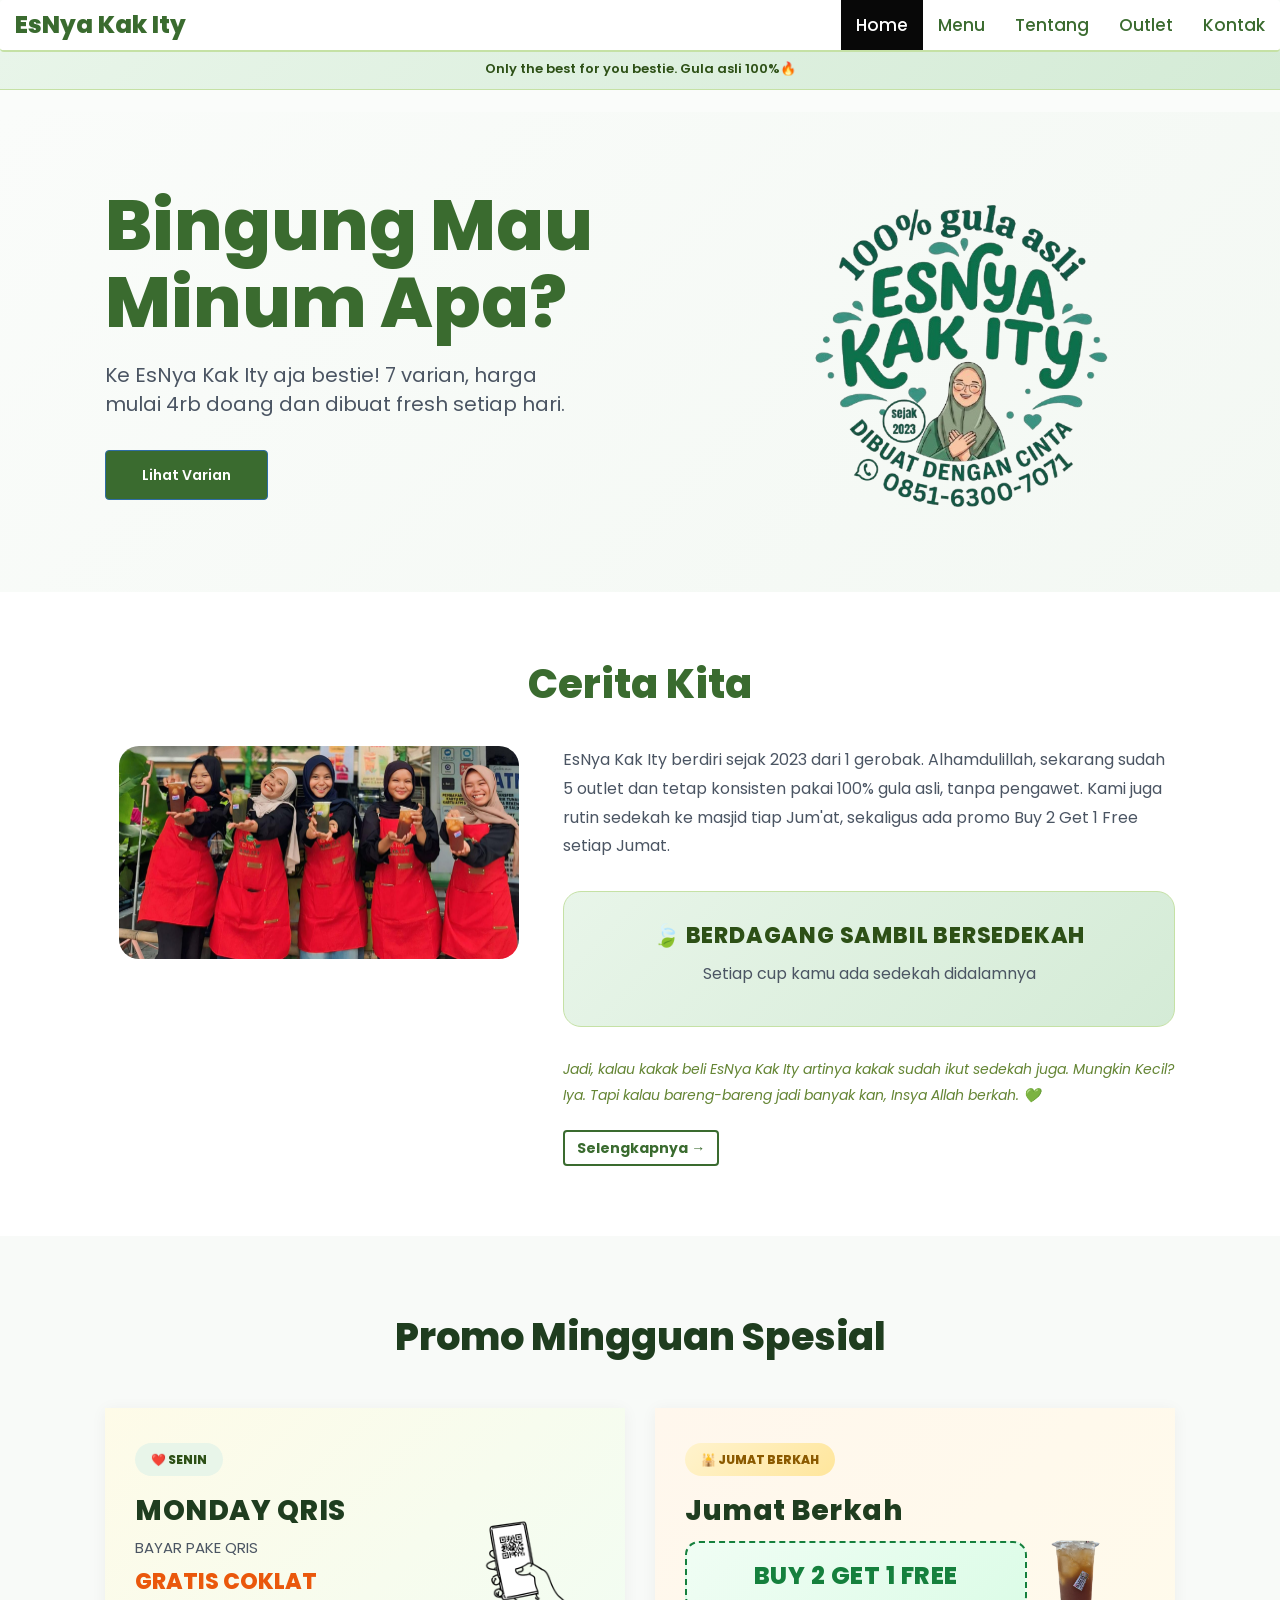
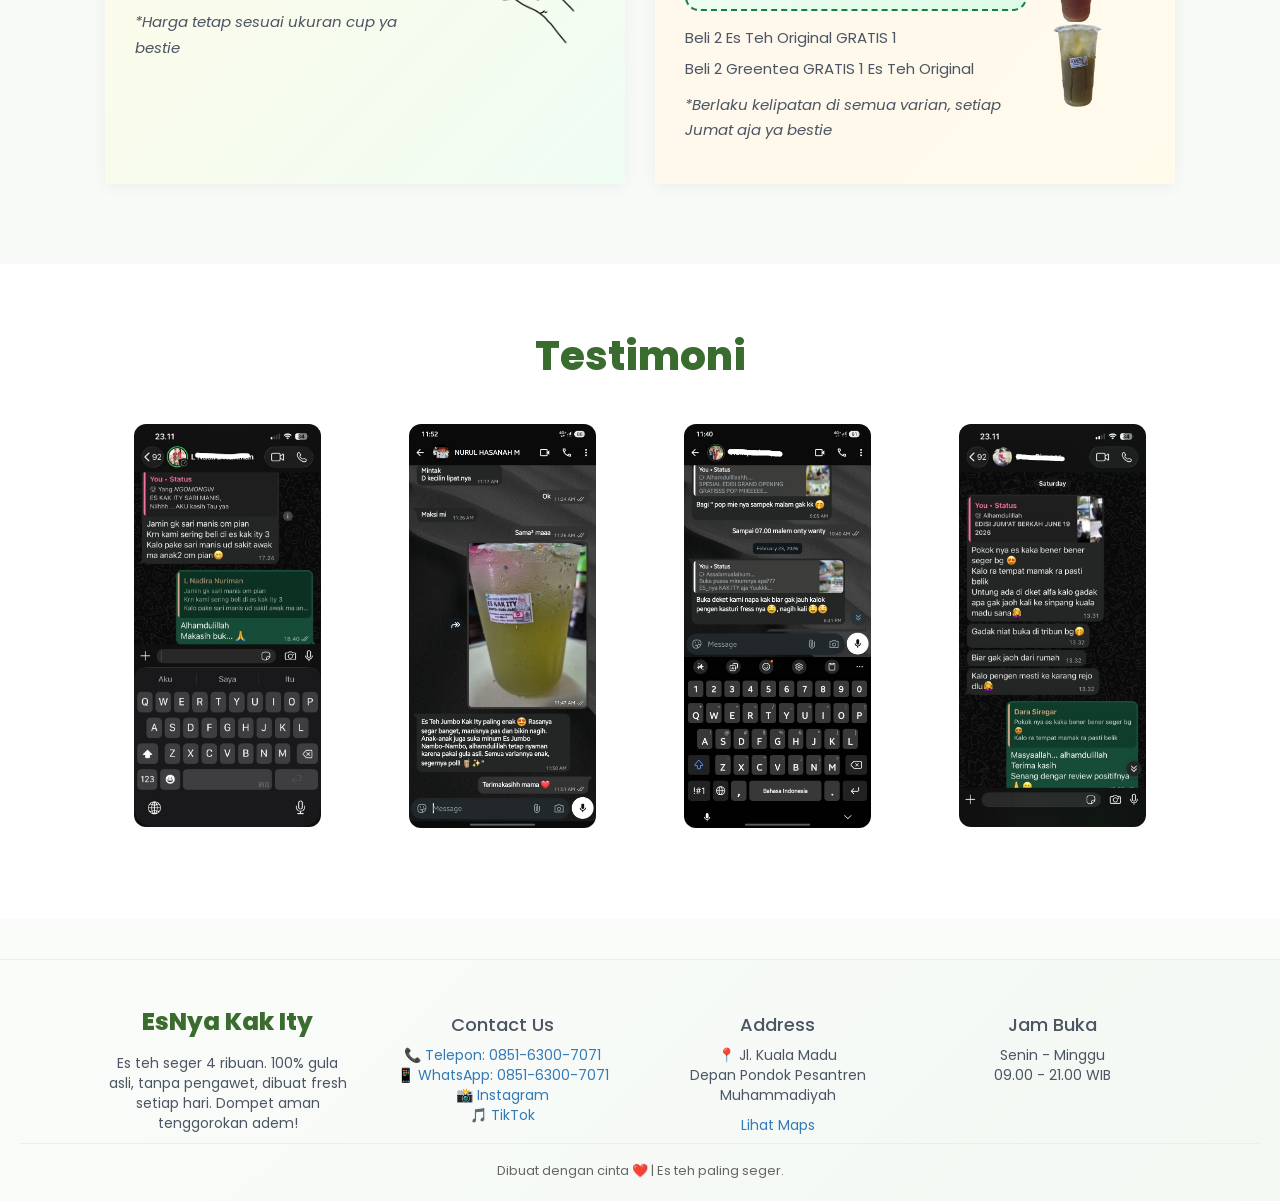
<file: index.html>
<!DOCTYPE html>
<html lang="id">
<head>
<meta charset="utf-8">
<meta name="viewport" content="width=device-width, initial-scale=1">
<title>EsNya Kak Ity - Es Teh Seger 4 Ribuan</title>

<link href="bootstrap/css/bootstrap.min.css" rel="stylesheet">

<link href="style.css" rel="stylesheet">

<link href="https://fonts.googleapis.com/css2?family=Poppins:wght@400;500;600;700;800&display=swap" rel="stylesheet">
</head>
<body>

<nav class="navbar navbar-inverse">
	<div class="navbar-header">
			<button type="button" class="navbar-toggle collapsed" data-toggle="collapse" data-target="#bs-example-navbar-collapse-1" aria-expanded="false">
			<span class="sr-only">Toggle Nav</span>
			<span class="icon-bar"></span>
			<span class="icon-bar"></span>
			<span class="icon-bar"></span>
			</button>
			<a class="navbar-brand" href="index.html">EsNya Kak Ity</a>
	</div>
		<div class="collapse navbar-collapse" id="bs-example-navbar-collapse-1">
			<ul class="nav navbar-nav navbar-right">
			<li class="active"><a href="index.html">Home<span class="sr-only">(current)</span></a></li>
			<li><a href="menu.html">Menu</a></li>
			<li><a href="tentang.html">Tentang</a></li>
			<li><a href="outlet.html">Outlet</a></li>
			<li><a href="kontak.html">Kontak</a></li>
			</ul>
	</div>
	</nav>	

<div class="bar-info">
    Only the best for you bestie. Gula asli 100%🔥
</div>

<section class="hero">
  <div class="container">
    <div class="row">
      <div class="col-md-5 col-sm-push-7 text-center">
        <img src="es-removebg-preview.png" alt="Logo EsNya Kak Ity">
      </div>
      <div class="col-md-7 col-sm-pull-5">
        <h1>Bingung Mau Minum Apa?</h1>
        <p>Ke EsNya Kak Ity aja bestie! 7 varian, harga mulai 4rb doang dan dibuat fresh setiap hari.</p>
        <a href="menu.html" class="btn btn-primary">Lihat Varian</a>
      </div>
    </div>
  </div>
</section>

<section class="cerita-kita">
  <div class="container">
    <h2>Cerita Kita</h2>
    <div class="row">
      <div class="col-md-5">
        
        <div class="story-img">
          <img src="member.jpeg" alt="Kak Ity - Owner EsNya Kak Ity" class="img-responsive center-block">
        </div>
      </div>
      <div class="col-md-7">
         <p>EsNya Kak Ity berdiri sejak 2023 dari 1 gerobak. Alhamdulillah, sekarang sudah 5 outlet dan tetap konsisten pakai 100% gula asli, tanpa pengawet. Kami juga rutin sedekah ke masjid tiap Jum'at, sekaligus ada promo Buy 2 Get 1 Free setiap Jumat.</p>
        
        <div class="kotak-sedekah">
          <span>🍃 BERDAGANG SAMBIL BERSEDEKAH</span>
          <p>Setiap cup kamu ada sedekah didalamnya</p>
        </div>
        
        <p class="kecil">Jadi, kalau kakak beli EsNya Kak Ity artinya kakak sudah ikut sedekah juga. Mungkin Kecil? Iya. Tapi kalau bareng-bareng jadi banyak kan, Insya Allah berkah. 💚</p>
        
        <a href="tentang.html" class="btn btn-default btn-outline">Selengkapnya →</a>
      </div>
    </div>
  </div>
</section>

<section class="promo-minggu">
  <div class="container">
    <h2>Promo Mingguan Spesial</h2>
    <div class="row row-promo">
      <div class="col-md-6 col-sm-12">
        <div class="kartu-promo senin">
          <span class="hari-promo">❤️ SENIN</span>
          <div class="isi-promo">
            <div class="teks-promo">
              <h3>MONDAY QRIS</h3>
              <p>BAYAR PAKE QRIS</p>
              <span class="highlight">GRATIS COKLAT</span>
              <p class="catatan-promo">*Harga tetap sesuai ukuran cup ya bestie</p>
            </div>
            <div class="gambar-promo">
              <img src="qr.png" alt="Bayar QRIS">
            </div>
          </div>
        </div>
      </div>
      
      <div class="col-md-6 col-sm-12">
        <div class="kartu-promo">
          <span class="hari-promo jumat">🕌 JUMAT BERKAH</span>
          <div class="isi-promo">
            <div class="teks-promo">
              <h3>Jumat Berkah</h3>
              <div class="buy2get1-box">
                <span>BUY 2 GET 1 FREE</span>
              </div>
              <p>Beli 2 Es Teh Original GRATIS 1</p>
              <p>Beli 2 Greentea GRATIS 1 Es Teh Original</p>
              <p class="catatan-promo">*Berlaku kelipatan di semua varian, setiap Jumat aja ya bestie</p>
            </div>
            <div class="gambar-promo jumat">
              <img src="teh-ori-removebg-preview.png" alt="Es Teh Original">
              <img src="grentea-removebg-preview.png" alt="Greentea">
            </div>
          </div>
        </div>
      </div>
    </div>
  </div>
</section>

<section class="kata-pelanggan">
  <div class="container">
    <h2>Testimoni</h2>
    <div class="row">
      <div class="col-md-3 col-xs-6">
        <div class="ss-pelanggan">
          <img src="tes1.jpeg" alt="Testimoni 1" class="img-responsive">
        </div>
      </div>
      <div class="col-md-3 col-xs-6">
        <div class="ss-pelanggan">
          <img src="test2.jpeg" alt="Testimoni 2" class="img-responsive">
        </div>
      </div>
      <div class="col-md-3 col-xs-6">
        <div class="ss-pelanggan">
          <img src="testi3.jpeg" alt="Testimoni 3" class="img-responsive">
        </div>
      </div>
      <div class="col-md-3 col-xs-6">
        <div class="ss-pelanggan">
          <img src="testii4.jpeg" alt="Testimoni 4" class="img-responsive">
        </div>
      </div>
    </div>
  </div>
</section>

<footer class="bawah-footer">
  <div class="container footer-grid">
    <div class="row">
      <div class="col-md-3">
        <div class="logo-bawah">EsNya Kak Ity</div>
        <p>Es teh seger 4 ribuan. 100% gula asli, tanpa pengawet, dibuat fresh setiap hari. Dompet aman tenggorokan adem!</p>
      </div>
      <div class="col-md-3">
        <h4>Contact Us</h4>
        <p><a href="tel:085163007071">📞 Telepon: 0851-6300-7071</a><br>
        <a href="https://wa.me/6285163007071" target="_blank">📱 WhatsApp: 0851-6300-7071</a><br>
        <a href="https://www.instagram.com/eskakity" target="_blank">📸 Instagram</a><br>
        <a href="#" target="_blank">🎵 TikTok</a></p>
      </div>
      <div class="col-md-3">
        <h4>Address</h4>
        <p>📍 Jl. Kuala Madu<br>Depan Pondok Pesantren<br>Muhammadiyah</p>
         <a href="https://maps.app.goo.gl/UXwX31VPiWoHEswo9" target="_blank">Lihat Maps</a>
      </div>
      <div class="col-md-3">
        <h4>Jam Buka</h4>
        <p>Senin - Minggu<br>09.00 - 21.00 WIB</p>
      </div>
    </div>
  </div>
  <div class="copy-bawah">
    Dibuat dengan cinta ❤️ | Es teh paling seger.
  </div>
</footer>

<script src="bootstrap/js/jQuery.js"></script>
<script src="bootstrap/js/bootstrap.min.js"></script>
</body>
</html>
</file>
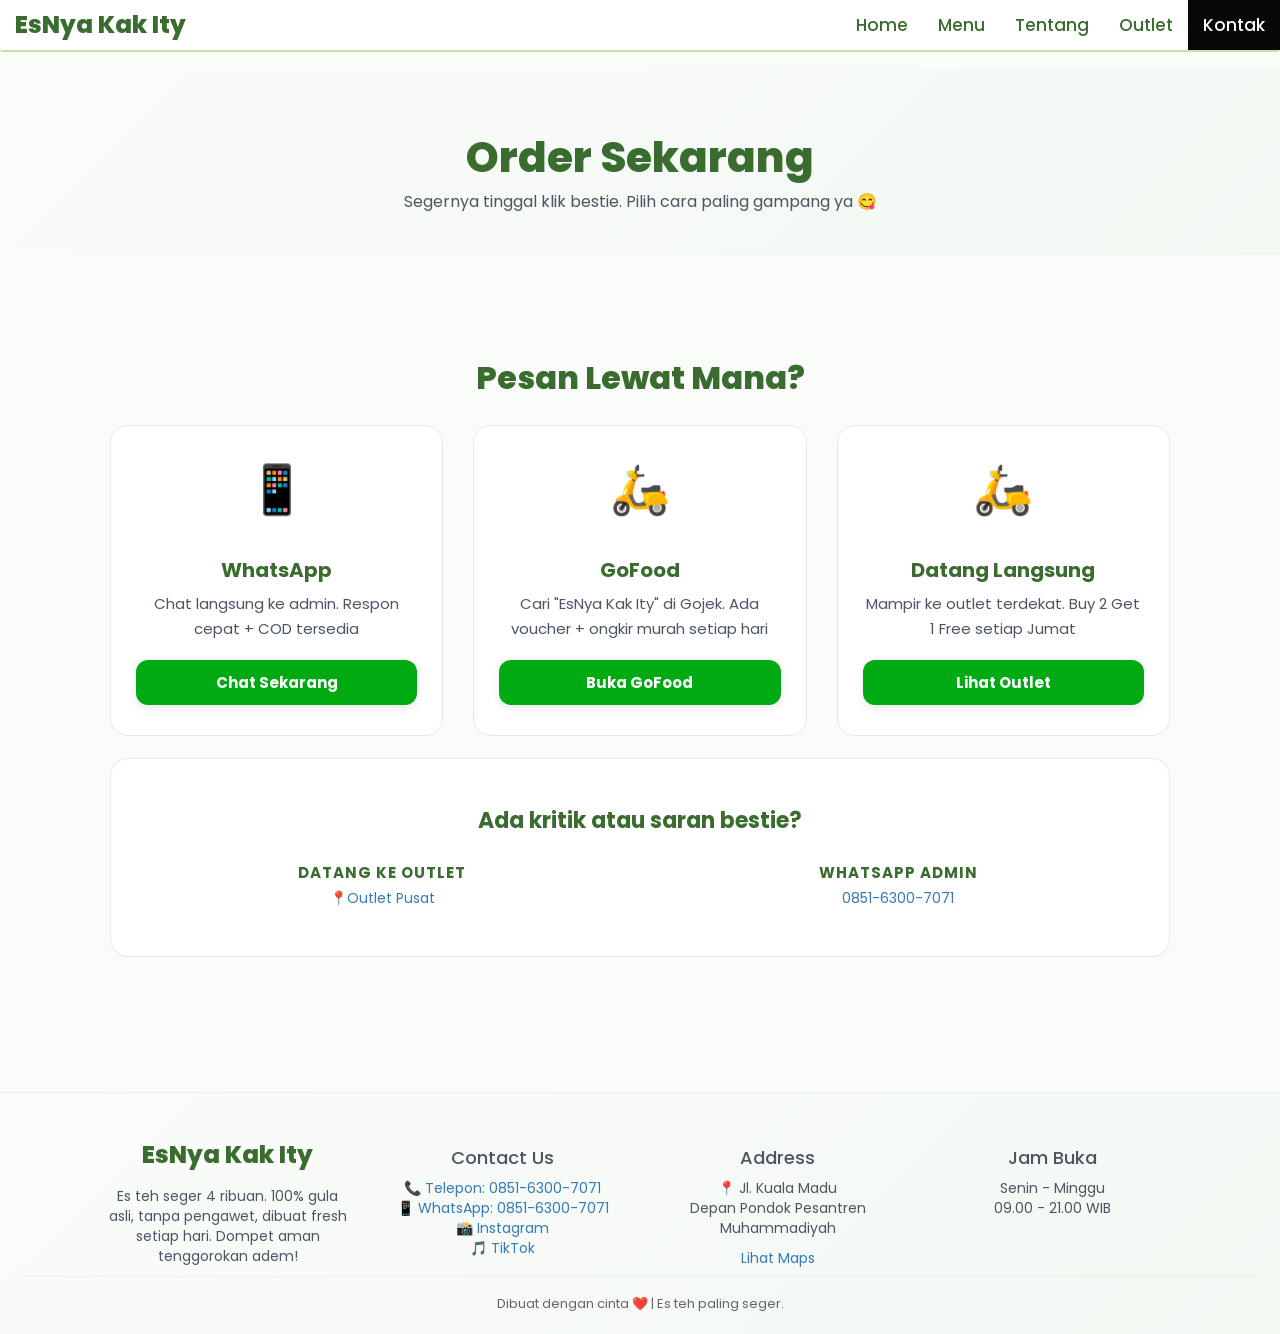
<file: kontak.html>
<!DOCTYPE html>
<html lang="id">
<head>
<meta charset="utf-8">
<meta name="viewport" content="width=device-width, initial-scale=1">
<title>Kontak & Order - EsNya Kak Ity</title>
<link href="bootstrap/css/bootstrap.min.css" rel="stylesheet">

<link href="style.css" rel="stylesheet">

<link href="https://fonts.googleapis.com/css2?family=Poppins:wght@400;500;600;700;800&display=swap" rel="stylesheet">
</head>
<body>

<nav class="navbar navbar-inverse">
	<div class="navbar-header">
			<button type="button" class="navbar-toggle collapsed" data-toggle="collapse" data-target="#bs-example-navbar-collapse-1" aria-expanded="false">
			<span class="sr-only">Toggle Nav</span>
			<span class="icon-bar"></span>
			<span class="icon-bar"></span>
			<span class="icon-bar"></span>
			</button>
			<a class="navbar-brand" href="index.html">EsNya Kak Ity</a>
	</div>
		<div class="collapse navbar-collapse" id="bs-example-navbar-collapse-1">
			<ul class="nav navbar-nav navbar-right">
			<li><a href="index.html">Home</a></li>
			<li><a href="menu.html">Menu</a></li>
			<li><a href="tentang.html">Tentang</a></li>
			<li><a href="outlet.html">Outlet</a></li>
      <li class="active"><a href="kontak.html">Kontak<span class="sr-only">(current)</span></a></li>
			</ul>
	</div>
	</nav>	

<div class="banner-kontak">
  <h1>Order Sekarang</h1>
  <p>Segernya tinggal klik bestie. Pilih cara paling gampang ya 😋</p>
</div>

<div class="bagian-order">
  
  <h2 class="judul-bagus">Pesan Lewat Mana?</h2>
  <div class="row">
    <div class="col-md-4">
      <div class="kartu-order">
        <span class="icon-order">📱</span>
        <h3>WhatsApp</h3>
        <p>Chat langsung ke admin. Respon cepat + COD tersedia</p>
        <a href="https://wa.me/6285163007071?text=Halo%20Kak%20Ity" target="_blank" class="tombol-order">Chat Sekarang</a>
      </div>
    </div>
    <div class="col-md-4">
      <div class="kartu-order">
        <span class="icon-order">🛵</span>
        <h3>GoFood</h3>
        <p>Cari "EsNya Kak Ity" di Gojek. Ada voucher + ongkir murah setiap hari</p>
        <a href="https://gofood.co.id/id/medan/restaurant/esnya-kak-ity-f830f078-ecbb-4ee9-9858-9c2b0e968eb2" target="_blank" class="tombol-order">Buka GoFood</a>
      </div>
    </div>
    <div class="col-md-4">
      <div class="kartu-order">
        <span class="icon-order">🛵</span>
        <h3>Datang Langsung</h3>
        <p>Mampir ke outlet terdekat. Buy 2 Get 1 Free setiap Jumat</p>
        <a href="outlet.html" class="tombol-order">Lihat Outlet</a>
      </div>
    </div>
  </div>

  <div class="kotak-info">
    <h3>Ada kritik atau saran bestie?</h3>
    <div class="row">
      <div class="col-md-6">
        <div class="item-info">
          <h4>Datang ke outlet</h4>
          <a href="https://maps.app.goo.gl/UXwX31VPiWoHEswo9" target="_blank">📍Outlet Pusat</a>
        </div>
      </div>
      <div class="col-md-6">
        <div class="item-info">
          <h4>WhatsApp admin</h4>
          <a href="https://wa.me/6285163007071" target="_blank">0851-6300-7071</a>
        </div>
      </div>
    </div>
  </div>
</div>

<footer class="bawah-footer">
  <div class="container footer-grid">
    <div class="row">
      <div class="col-md-3">
        <div class="logo-bawah">EsNya Kak Ity</div>
        <p>Es teh seger 4 ribuan. 100% gula asli, tanpa pengawet, dibuat fresh setiap hari. Dompet aman tenggorokan adem!</p>
      </div>
      <div class="col-md-3">
        <h4>Contact Us</h4>
        <p><a href="tel:085163007071">📞 Telepon: 0851-6300-7071</a><br>
        <a href="https://wa.me/6285163007071" target="_blank">📱 WhatsApp: 0851-6300-7071</a><br>
        <a href="https://www.instagram.com/eskakity" target="_blank">📸 Instagram</a><br>
        <a href="#" target="_blank">🎵 TikTok</a></p>
      </div>
      <div class="col-md-3">
        <h4>Address</h4>
        <p>📍 Jl. Kuala Madu<br>Depan Pondok Pesantren<br>Muhammadiyah</p>
         <a href="https://maps.app.goo.gl/UXwX31VPiWoHEswo9" target="_blank">Lihat Maps</a>
      </div>
      <div class="col-md-3">
        <h4>Jam Buka</h4>
        <p>Senin - Minggu<br>09.00 - 21.00 WIB</p>
      </div>
    </div>
  </div>
  <div class="copy-bawah">
    Dibuat dengan cinta ❤️ | Es teh paling seger.
  </div>
</footer>

<script src="bootstrap/js/jQuery.js"></script>
<script src="bootstrap/js/bootstrap.min.js"></script>
</body>
</html>
</file>
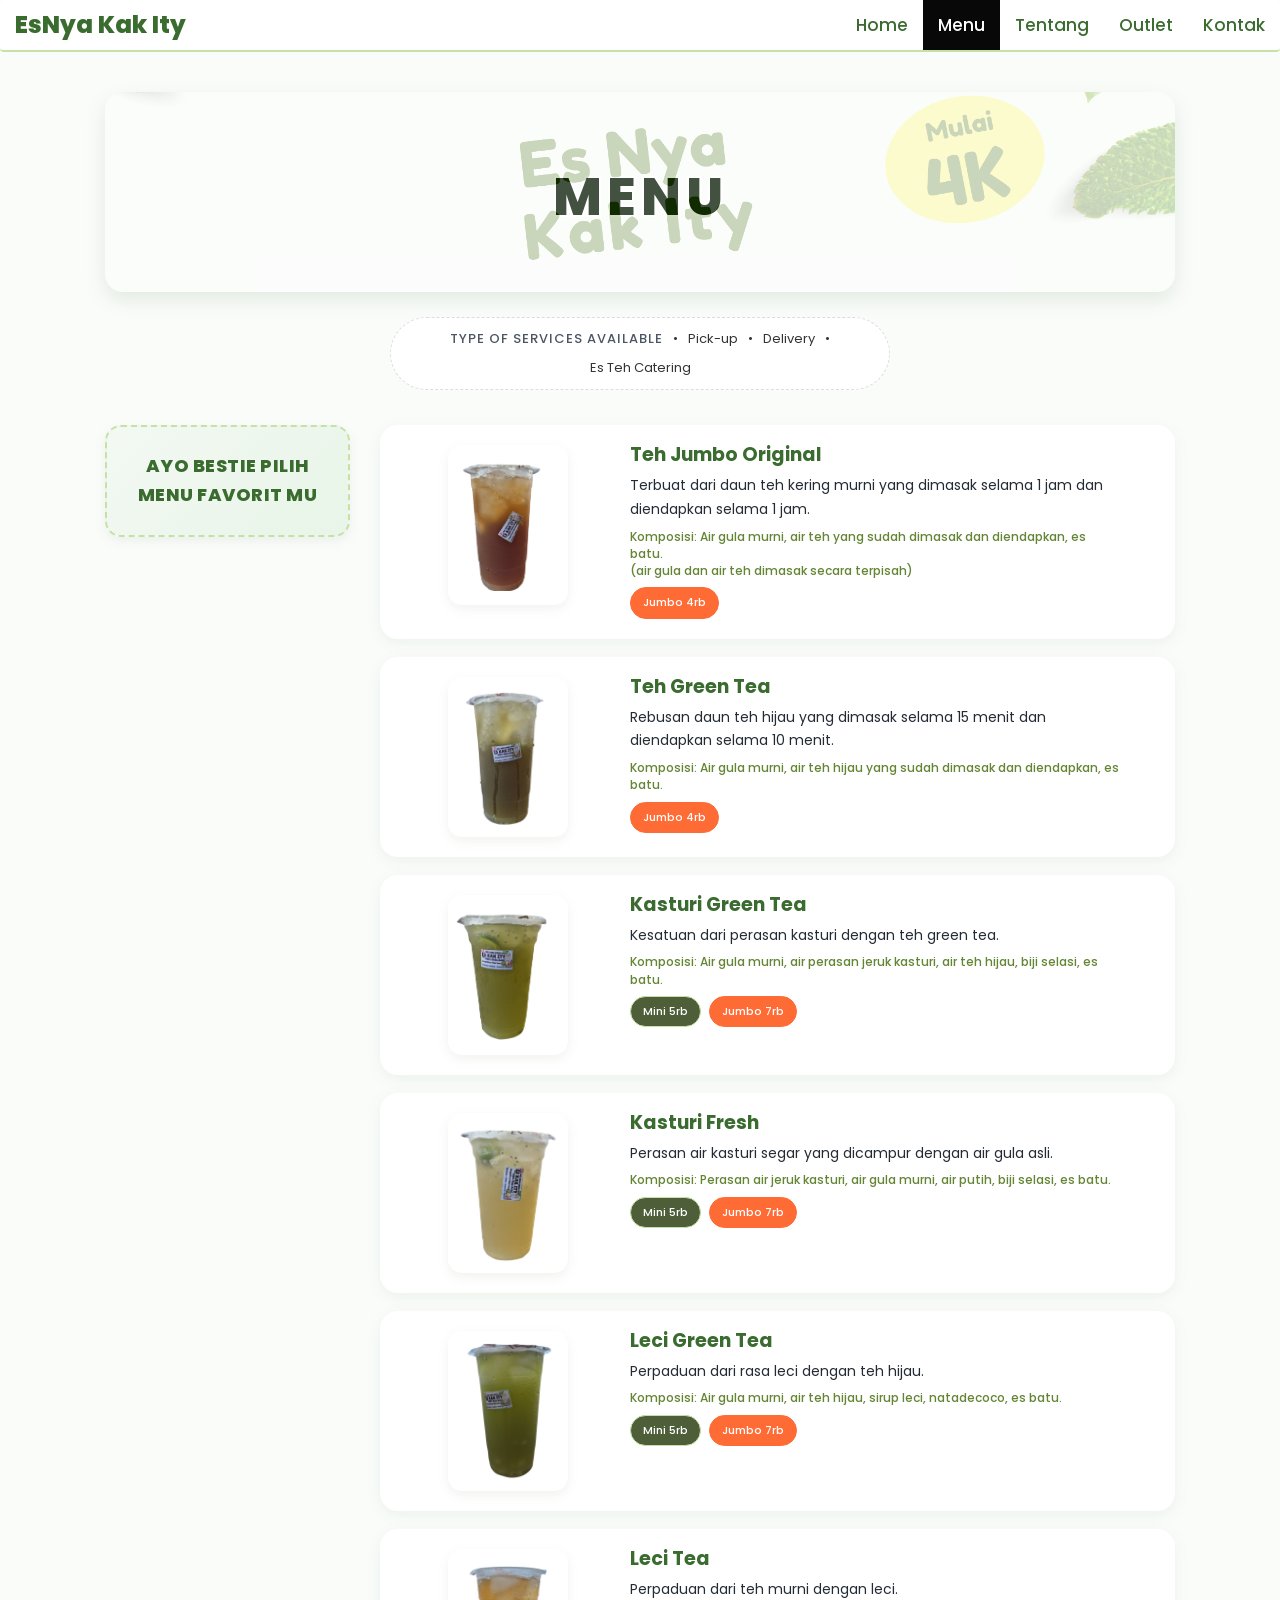
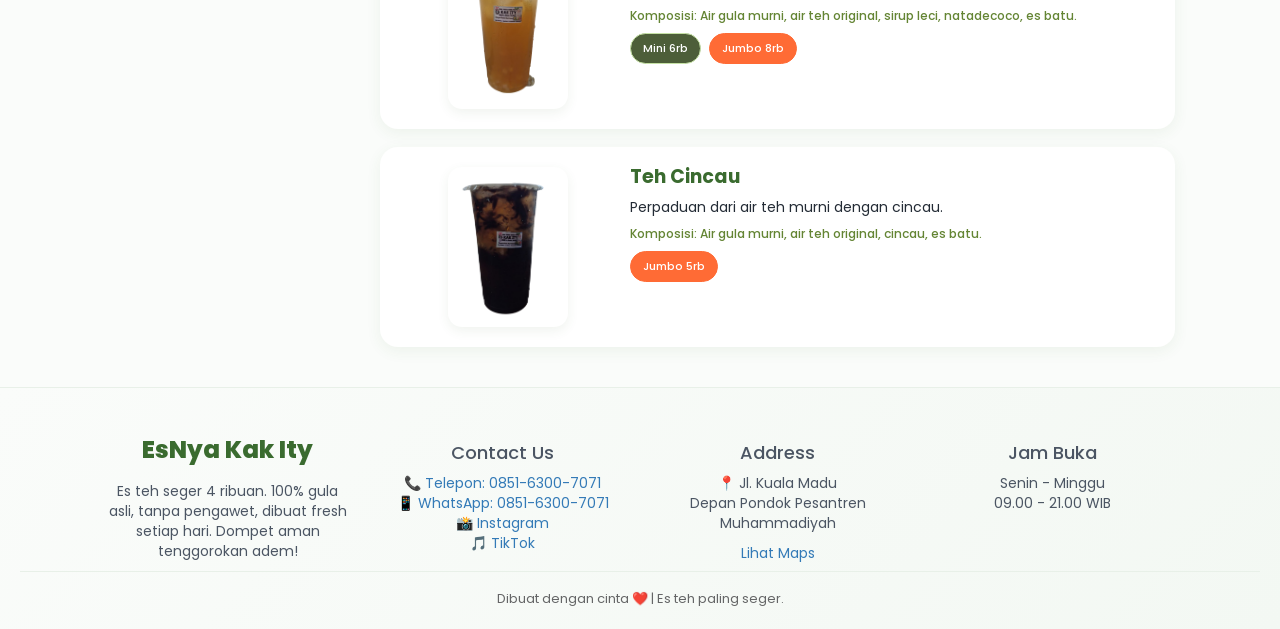
<file: menu.html>
<!DOCTYPE html>
<html lang="id">
<head>
<meta charset="utf-8">
<meta name="viewport" content="width=device-width, initial-scale=1">
<title>Menu - EsNya Kak Ity</title>
<link href="bootstrap/css/bootstrap.min.css" rel="stylesheet">

<link href="style.css" rel="stylesheet">

<link href="https://fonts.googleapis.com/css2?family=Poppins:wght@400;500;600;700;800&display=swap" rel="stylesheet">
</head>
<body>

<nav class="navbar navbar-inverse">
	<div class="navbar-header">
			<button type="button" class="navbar-toggle collapsed" data-toggle="collapse" data-target="#bs-example-navbar-collapse-1" aria-expanded="false">
			<span class="sr-only">Toggle Nav</span>
			<span class="icon-bar"></span>
			<span class="icon-bar"></span>
			<span class="icon-bar"></span>
			</button>
			<a class="navbar-brand" href="index.html">EsNya Kak Ity</a>
	</div>
		<div class="collapse navbar-collapse" id="bs-example-navbar-collapse-1">
			<ul class="nav navbar-nav navbar-right">
			<li><a href="index.html">Home</a></li>
      <li class="active"><a href="menu.html">Menu<span class="sr-only">(current)</span></a></li>
			<li><a href="tentang.html">Tentang</a></li>
			<li><a href="outlet.html">Outlet</a></li>
			<li><a href="kontak.html">Kontak</a></li>
			</ul>
	</div>
	</nav>	

<div class="container">
  <div class="banner-menu">
    <div class="bg-banner">
      <img src="banner.png" alt="Menu Banner">
    </div>
    <h1 class="judul-menu">MENU</h1>
  </div>

  <div class="layanan-badge">
    <span class="label-layanan">TYPE OF SERVICES AVAILABLE</span>
    <span class="dot">•</span>
    <span>Pick-up</span>
    <span class="dot">•</span>
    <span>Delivery</span>
    <span class="dot">•</span>
    <span>Es Teh Catering</span>
  </div>
  
  <div class="row">
    <div class="col-md-3">
      <div class="sidebar-text">AYO BESTIE PILIH MENU FAVORIT MU</div>
    </div>

    <div class="col-md-9">
      
      <div class="item-menu">
        <div class="row">
          <div class="col-md-3 col-xs-4">
            <div class="gambar-menu">
              <img src="teh-ori-removebg-preview.png" alt="Es Teh Jumbo Original" class="img-responsive">
            </div>
          </div>
          <div class="col-md-9 col-xs-8">
            <div class="info-menu">
              <h3>Teh Jumbo Original</h3>
              <p class="deskripsi-menu">Terbuat dari daun teh kering murni yang dimasak selama 1 jam dan diendapkan selama 1 jam.</p>
              <p class="komposisi-menu">Komposisi: Air gula murni, air teh yang sudah dimasak dan diendapkan, es batu.<br>(air gula dan air teh dimasak secara terpisah)</p>
              <div class="varian-menu">
                <span class="ukuran jumbo">Jumbo 4rb</span>
              </div>
            </div>
          </div>
        </div>
      </div>

      <div class="item-menu">
        <div class="row">
          <div class="col-md-3 col-xs-4">
            <div class="gambar-menu">
              <img src="grentea-removebg-preview.png" alt="Greentea" class="img-responsive">
            </div>
          </div>
          <div class="col-md-9 col-xs-8">
            <div class="info-menu">
              <h3>Teh Green Tea</h3>
              <p class="deskripsi-menu">Rebusan daun teh hijau yang dimasak selama 15 menit dan diendapkan selama 10 menit.</p>
              <p class="komposisi-menu">Komposisi: Air gula murni, air teh hijau yang sudah dimasak dan diendapkan, es batu.</p>
              <div class="varian-menu">
                <span class="ukuran jumbo">Jumbo 4rb</span>
              </div>
            </div>
          </div>
        </div>
      </div>

      <div class="item-menu">
        <div class="row">
          <div class="col-md-3 col-xs-4">
            <div class="gambar-menu">
              <img src="kasturi-greantea-removebg-preview.png" alt="Kasturi Green Tea" class="img-responsive">
            </div>
          </div>
          <div class="col-md-9 col-xs-8">
            <div class="info-menu">
              <h3>Kasturi Green Tea</h3>
              <p class="deskripsi-menu">Kesatuan dari perasan kasturi dengan teh green tea.</p>
              <p class="komposisi-menu">Komposisi: Air gula murni, air perasan jeruk kasturi, air teh hijau, biji selasi, es batu.</p>
              <div class="varian-menu">
                <span class="ukuran mini">Mini 5rb</span>
                <span class="ukuran jumbo">Jumbo 7rb</span>
              </div>
            </div>
          </div>
        </div>
      </div>

      <div class="item-menu">
        <div class="row">
          <div class="col-md-3 col-xs-4">
            <div class="gambar-menu">
              <img src="kasturi-fresh-removebg-preview.png" alt="Kasturi Fresh" class="img-responsive">
            </div>
          </div>
          <div class="col-md-9 col-xs-8">
            <div class="info-menu">
              <h3>Kasturi Fresh</h3>
              <p class="deskripsi-menu">Perasan air kasturi segar yang dicampur dengan air gula asli.</p>
              <p class="komposisi-menu">Komposisi: Perasan air jeruk kasturi, air gula murni, air putih, biji selasi, es batu.</p>
              <div class="varian-menu">
                <span class="ukuran mini">Mini 5rb</span>
                <span class="ukuran jumbo">Jumbo 7rb</span>
              </div>
            </div>
          </div>
        </div>
      </div>

      <div class="item-menu">
        <div class="row">
          <div class="col-md-3 col-xs-4">
            <div class="gambar-menu">
              <img src="leci-greantea-removebg-preview.png" alt="Leci Green Tea" class="img-responsive">
            </div>
          </div>
          <div class="col-md-9 col-xs-8">
            <div class="info-menu">
              <h3>Leci Green Tea</h3>
              <p class="deskripsi-menu">Perpaduan dari rasa leci dengan teh hijau.</p>
              <p class="komposisi-menu">Komposisi: Air gula murni, air teh hijau, sirup leci, natadecoco, es batu.</p>
              <div class="varian-menu">
                <span class="ukuran mini">Mini 5rb</span>
                <span class="ukuran jumbo">Jumbo 7rb</span>
              </div>
            </div>
          </div>
        </div>
      </div>

      <div class="item-menu">
        <div class="row">
          <div class="col-md-3 col-xs-4">
            <div class="gambar-menu">
              <img src="leci-tea-removebg-preview.png" alt="Leci Tea" class="img-responsive">
            </div>
          </div>
          <div class="col-md-9 col-xs-8">
            <div class="info-menu">
              <h3>Leci Tea</h3>
              <p class="deskripsi-menu">Perpaduan dari teh murni dengan leci.</p>
              <p class="komposisi-menu">Komposisi: Air gula murni, air teh original, sirup leci, natadecoco, es batu.</p>
              <div class="varian-menu">
                <span class="ukuran mini">Mini 6rb</span>
                <span class="ukuran jumbo">Jumbo 8rb</span>
              </div>
            </div>
          </div>
        </div>
      </div>

      <div class="item-menu">
        <div class="row">
          <div class="col-md-3 col-xs-4">
            <div class="gambar-menu">
              <img src="cincau-removebg-preview.png" alt="Cincau" class="img-responsive">
            </div>
          </div>
          <div class="col-md-9 col-xs-8">
            <div class="info-menu">
              <h3>Teh Cincau</h3>
              <p class="deskripsi-menu">Perpaduan dari air teh murni dengan cincau.</p>
              <p class="komposisi-menu">Komposisi: Air gula murni, air teh original, cincau, es batu.</p>
              <div class="varian-menu">
                <span class="ukuran jumbo">Jumbo 5rb</span>
              </div>
            </div>
          </div>
        </div>
      </div>

    </div>
  </div>
</div>

<footer class="bawah-footer">
  <div class="container footer-grid">
    <div class="row">
      <div class="col-md-3">
        <div class="logo-bawah">EsNya Kak Ity</div>
        <p>Es teh seger 4 ribuan. 100% gula asli, tanpa pengawet, dibuat fresh setiap hari. Dompet aman tenggorokan adem!</p>
      </div>
      <div class="col-md-3">
        <h4>Contact Us</h4>
        <p><a href="tel:085163007071">📞 Telepon: 0851-6300-7071</a><br>
        <a href="https://wa.me/6285163007071" target="_blank">📱 WhatsApp: 0851-6300-7071</a><br>
        <a href="https://www.instagram.com/eskakity" target="_blank">📸 Instagram</a><br>
        <a href="#" target="_blank">🎵 TikTok</a></p>
      </div>
      <div class="col-md-3">
        <h4>Address</h4>
        <p>📍 Jl. Kuala Madu<br>Depan Pondok Pesantren<br>Muhammadiyah</p>
         <a href="https://maps.app.goo.gl/UXwX31VPiWoHEswo9" target="_blank">Lihat Maps</a>
      </div>
      <div class="col-md-3">
        <h4>Jam Buka</h4>
        <p>Senin - Minggu<br>09.00 - 21.00 WIB</p>
      </div>
    </div>
  </div>
  <div class="copy-bawah">
    Dibuat dengan cinta ❤️ | Es teh paling seger.
  </div>
</footer>

<script src="bootstrap/js/jQuery.js"></script>
<script src="bootstrap/js/bootstrap.min.js"></script>
</body>
</html>
</file>
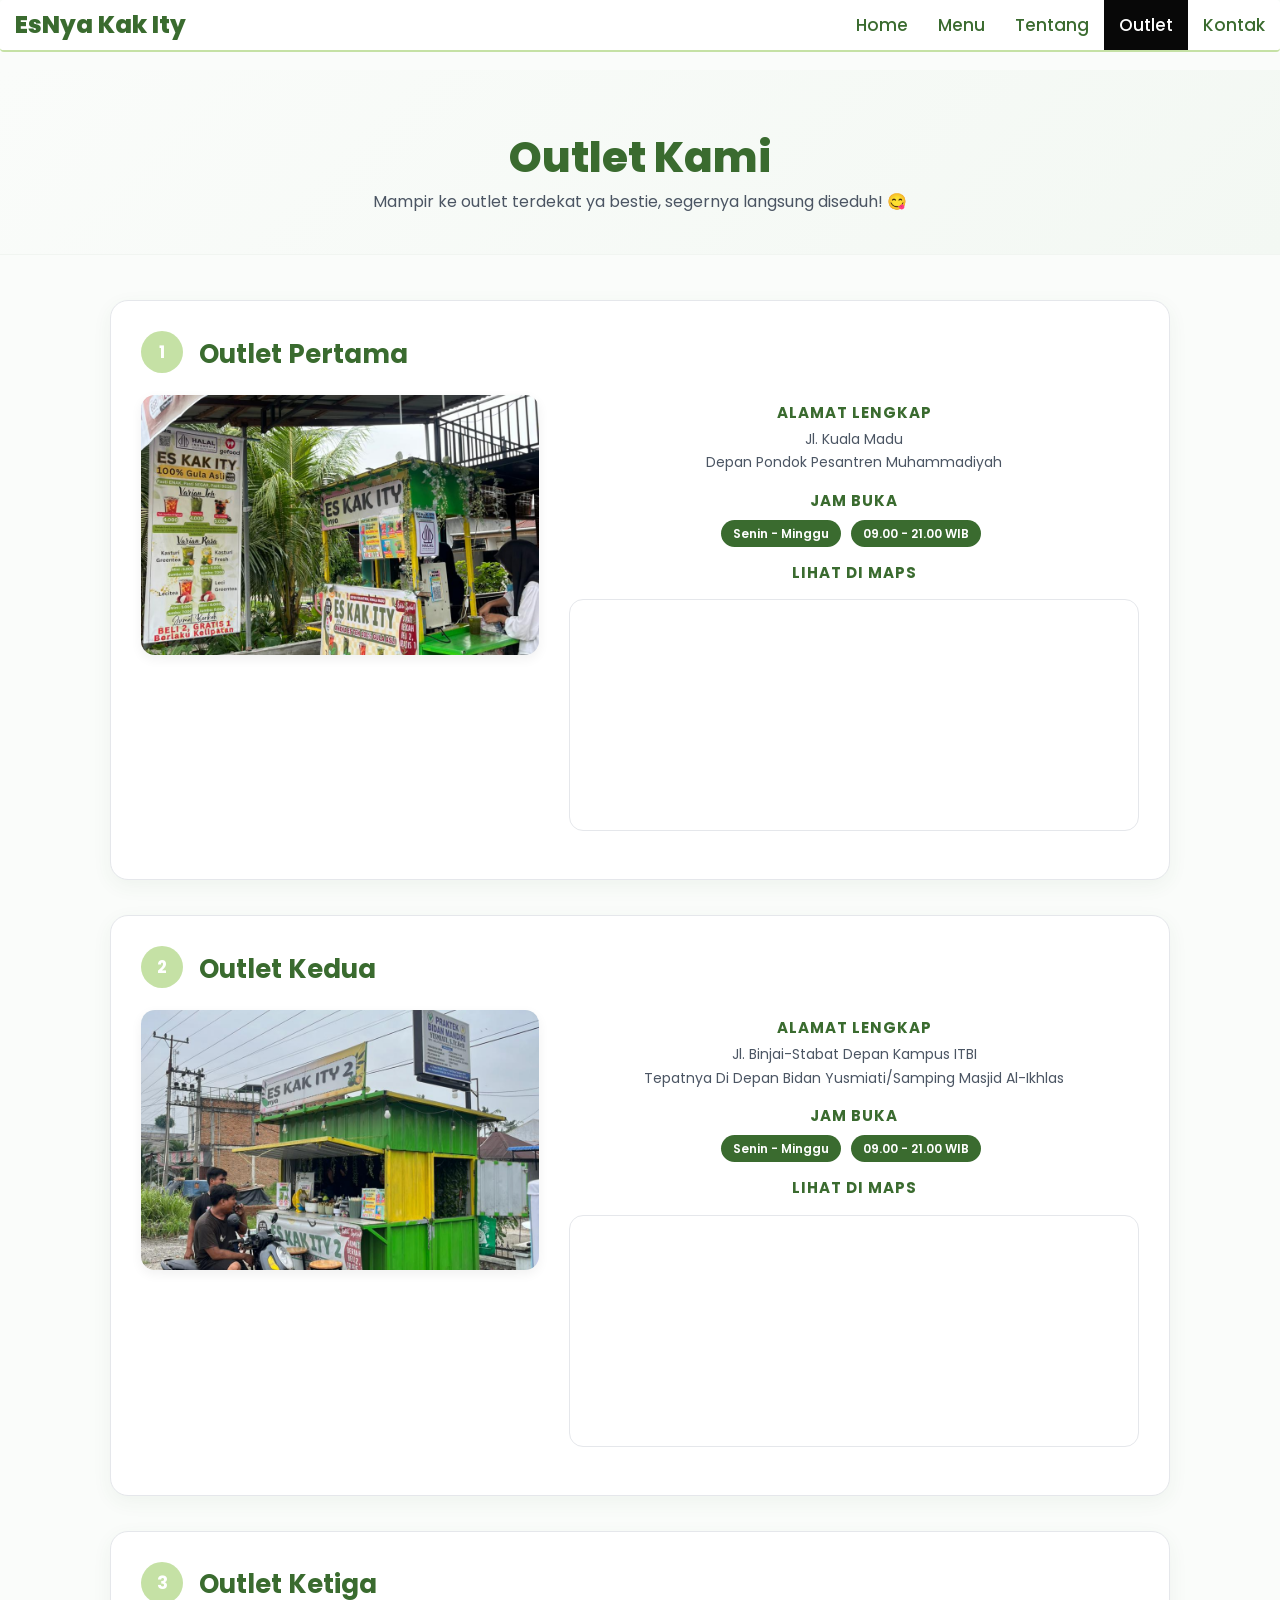
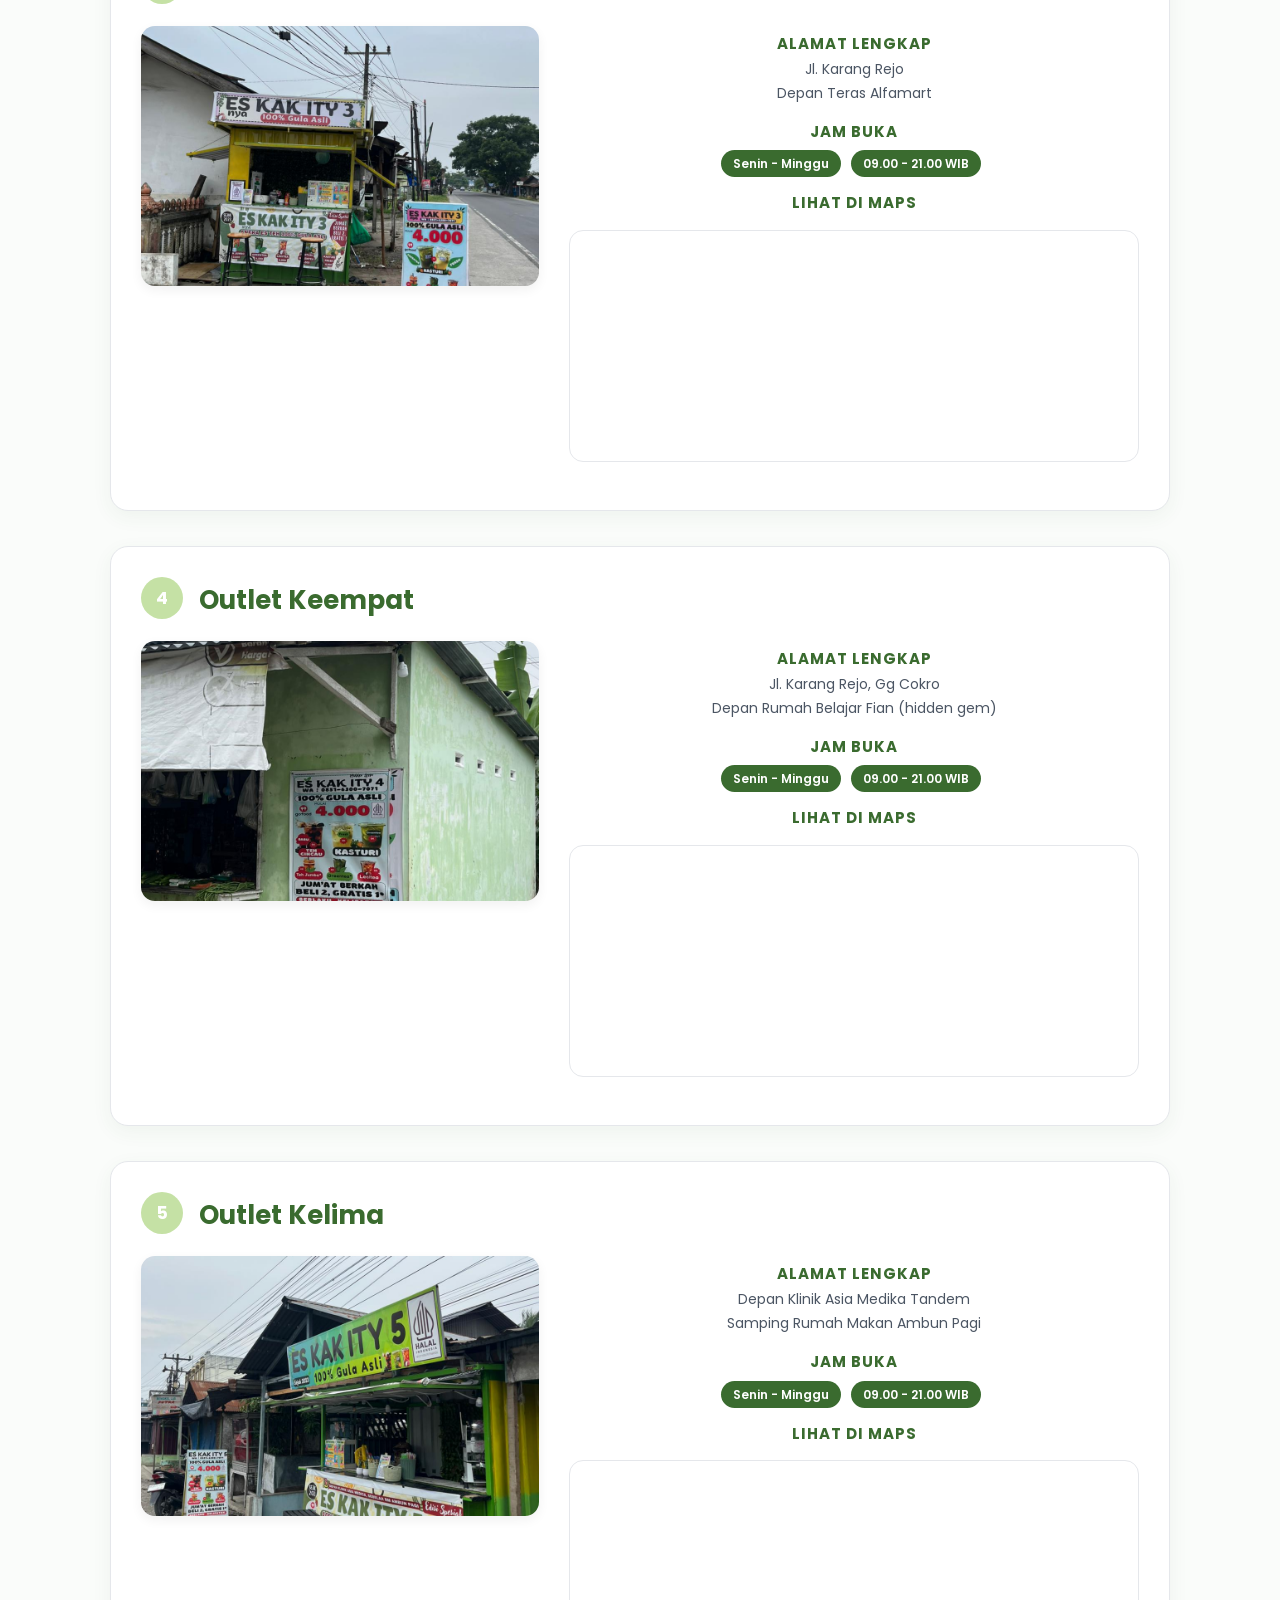
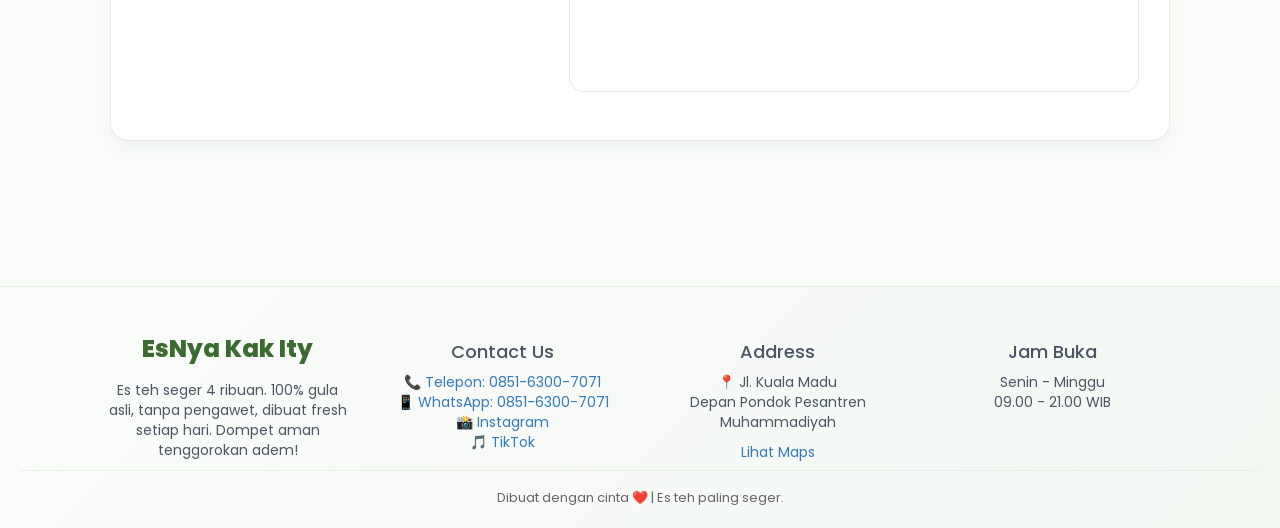
<file: outlet.html>
<!DOCTYPE html>
<html lang="id">
<head>
<meta charset="utf-8">
<meta name="viewport" content="width=device-width, initial-scale=1">
<title>Outlet - EsNya Kak Ity</title>
<link href="bootstrap/css/bootstrap.min.css" rel="stylesheet">

<link href="style.css" rel="stylesheet">

<link href="https://fonts.googleapis.com/css2?family=Poppins:wght@400;500;600;700;800&display=swap" rel="stylesheet">
</head>
<body>

<nav class="navbar navbar-inverse">
	<div class="navbar-header">
			<button type="button" class="navbar-toggle collapsed" data-toggle="collapse" data-target="#bs-example-navbar-collapse-1" aria-expanded="false">
			<span class="sr-only">Toggle Nav</span>
			<span class="icon-bar"></span>
			<span class="icon-bar"></span>
			<span class="icon-bar"></span>
			</button>
			<a class="navbar-brand" href="index.html">EsNya Kak Ity</a>
	</div>
		<div class="collapse navbar-collapse" id="bs-example-navbar-collapse-1">
			<ul class="nav navbar-nav navbar-right">
			<li><a href="index.html">Home</a></li>
			<li><a href="menu.html">Menu</a></li>
			<li><a href="tentang.html">Tentang</a></li>
       <li class="active"><a href="outlet.html">Outlet<span class="sr-only">(current)</span></a></li>
			<li><a href="kontak.html">Kontak</a></li>
			</ul>
	</div>
	</nav>	

<div class="banner-outlet">
  <h1>Outlet Kami</h1>
  <p>Mampir ke outlet terdekat ya bestie, segernya langsung diseduh! 😋</p>
</div>

<div class="daftar-outlet">

  <div class="kartu-outlet">
    <div class="kepala-outlet">
      <div class="nomor-outlet">1</div>
      <h2>Outlet Pertama</h2>
    </div>
    <div class="row">
      <div class="col-md-5">
        <div class="gambar-outlet">
          <img src="outlet1.jpeg" alt="Outlet KualaMadu" class="img-responsive">
        </div>
      </div>
      <div class="col-md-7">
        <div class="item-info">
          <h4>Alamat Lengkap</h4>
          <p>Jl. Kuala Madu<br>Depan Pondok Pesantren Muhammadiyah</p>
        </div>
        <div class="item-info">
          <h4>Jam Buka</h4>
          <span class="badge-jam">Senin - Minggu</span>
          <span class="badge-jam">09.00 - 21.00 WIB</span>
        </div>
        <div class="item-info">
          <h4>Lihat di Maps</h4>
          <div class="kotak-maps">
            <iframe src="https://www.google.com/maps/embed?pb=!1m18!1m12!1m3!1d3981.512441066793!2d98.5017858735748!3d3.697679349538819!2m3!1f0!2f0!3f0!3m2!1i1024!2i768!4f13.1!3m3!1m2!1s0x30312b82242e0363%3A0xb9b21b1880bac4c0!2sTOKO%20KAK%20ITY!5e0!3m2!1sid!2sid!4v1782643922879!5m2!1sid!2sid" allowfullscreen="" loading="lazy" referrerpolicy="strict-origin-when-cross-origin"></iframe>
          </div>
        </div>
      </div>
    </div>
  </div>

  <div class="kartu-outlet">
    <div class="kepala-outlet">
      <div class="nomor-outlet">2</div>
      <h2>Outlet Kedua</h2>
    </div>
    <div class="row">
      <div class="col-md-5">
        <div class="gambar-outlet">
          <img src="outlet2.jpeg" alt="Outlet Binjai-Stabat" class="img-responsive">
        </div>
      </div>
      <div class="col-md-7">
        <div class="item-info">
          <h4>Alamat Lengkap</h4>
          <p>Jl. Binjai-Stabat Depan Kampus ITBI<br>Tepatnya Di Depan Bidan Yusmiati/Samping Masjid Al-Ikhlas</p>
        </div>
        <div class="item-info">
          <h4>Jam Buka</h4>
          <span class="badge-jam">Senin - Minggu</span>
          <span class="badge-jam">09.00 - 21.00 WIB</span>
        </div>
        <div class="item-info">
          <h4>Lihat di Maps</h4>
          <div class="kotak-maps">
            <iframe src="https://www.google.com/maps/embed?pb=!1m18!1m12!1m3!1d3981.5105791485375!2d98.5056928436889!3d3.6980939222491593!2m3!1f0!2f0!3f0!3m2!1i1024!2i768!4f13.1!3m3!1m2!1s0x30312aca13da600b%3A0x45088e3f7d5ad04b!2sMasjid%20Al-Ikhlas%20(Permai)!5e0!3m2!1sid!2sid!4v1782644698681!5m2!1sid!2sid" allowfullscreen="" loading="lazy" referrerpolicy="strict-origin-when-cross-origin"></iframe>
          </div>
        </div>
      </div>
    </div>
  </div>

  <div class="kartu-outlet">
    <div class="kepala-outlet">
      <div class="nomor-outlet">3</div>
      <h2>Outlet Ketiga</h2>
    </div>
    <div class="row">
      <div class="col-md-5">
        <div class="gambar-outlet">
          <img src="outlet3.jpeg" alt="Outlet KarangRejo" class="img-responsive">
        </div>
      </div>
      <div class="col-md-7">
        <div class="item-info">
          <h4>Alamat Lengkap</h4>
          <p>Jl. Karang Rejo<br>Depan Teras Alfamart</p>
        </div>
        <div class="item-info">
          <h4>Jam Buka</h4>
          <span class="badge-jam">Senin - Minggu</span>
          <span class="badge-jam">09.00 - 21.00 WIB</span>
        </div>
        <div class="item-info">
          <h4>Lihat di Maps</h4>
          <div class="kotak-maps">
            <iframe src="https://www.google.com/maps/embed?pb=!1m18!1m12!1m3!1d3981.4222278833445!2d98.50080127357484!3d3.717713049397487!2m3!1f0!2f0!3f0!3m2!1i1024!2i768!4f13.1!3m3!1m2!1s0x3036d57ce3e3ffa9%3A0x9006d5857857f662!2sAlfamart%20Karang%20Rejo!5e0!3m2!1sid!2sid!4v1782644893105!5m2!1sid!2sid" allowfullscreen="" loading="lazy" referrerpolicy="strict-origin-when-cross-origin"></iframe>
          </div>
        </div>
      </div>
    </div>
  </div>

  <div class="kartu-outlet">
    <div class="kepala-outlet">
      <div class="nomor-outlet">4</div>
      <h2>Outlet Keempat</h2>
    </div>
    <div class="row">
      <div class="col-md-5">
        <div class="gambar-outlet">
          <img src="outlet4.jpeg" alt="Hidden Gem" class="img-responsive">
        </div>
      </div>
      <div class="col-md-7">
        <div class="item-info">
          <h4>Alamat Lengkap</h4>
          <p>Jl. Karang Rejo, Gg Cokro<br>Depan Rumah Belajar Fian (hidden gem)</p>
        </div>
        <div class="item-info">
          <h4>Jam Buka</h4>
          <span class="badge-jam">Senin - Minggu</span>
          <span class="badge-jam">09.00 - 21.00 WIB</span>
        </div>
        <div class="item-info">
          <h4>Lihat di Maps</h4>
          <div class="kotak-maps">
            <iframe src="https://www.google.com/maps/embed?pb=!1m18!1m12!1m3!1d3981.4255706199024!2d98.49855807357487!3d3.7169726494027127!2m3!1f0!2f0!3f0!3m2!1i1024!2i768!4f13.1!3m3!1m2!1s0x3036d5ba61b4fb2d%3A0x21da0c5f53f90b3e!2sRumah%20Belajar%20Fian!5e0!3m2!1sid!2sid!4v1782645033440!5m2!1sid!2sid" allowfullscreen="" loading="lazy" referrerpolicy="strict-origin-when-cross-origin"></iframe>
          </div>
        </div>
      </div>
    </div>
  </div>

  <div class="kartu-outlet">
    <div class="kepala-outlet">
      <div class="nomor-outlet">5</div>
      <h2>Outlet Kelima</h2>
    </div>
    <div class="row">
      <div class="col-md-5">
        <div class="gambar-outlet">
          <img src="outlet5.jpeg" alt="DepanAsiaMedika" class="img-responsive">
        </div>
      </div>
      <div class="col-md-7">
        <div class="item-info">
          <h4>Alamat Lengkap</h4>
          <p>Depan Klinik Asia Medika Tandem<br>Samping Rumah Makan Ambun Pagi</p>
        </div>
        <div class="item-info">
          <h4>Jam Buka</h4>
          <span class="badge-jam">Senin - Minggu</span>
          <span class="badge-jam">09.00 - 21.00 WIB</span>
        </div>
        <div class="item-info">
          <h4>Lihat di Maps</h4>
          <div class="kotak-maps">
            <iframe src="https://www.google.com/maps/embed?pb=!1m18!1m12!1m3!1d995.3813032564201!2d98.50729880483587!3d3.694834306778246!2m3!1f0!2f0!3f0!3m2!1i1024!2i768!4f13.1!3m3!1m2!1s0x30312ac8349fdfe1%3A0x1053609493e6510!2sRm%20Ammbun%20Pagi!5e0!3m2!1sid!2sid!4v1782645269003!5m2!1sid!2sid" allowfullscreen="" loading="lazy" referrerpolicy="strict-origin-when-cross-origin"></iframe>
          </div>
        </div>
      </div>
    </div>
  </div>

</div>

<footer class="bawah-footer">
  <div class="container footer-grid">
    <div class="row">
      <div class="col-md-3">
        <div class="logo-bawah">EsNya Kak Ity</div>
        <p>Es teh seger 4 ribuan. 100% gula asli, tanpa pengawet, dibuat fresh setiap hari. Dompet aman tenggorokan adem!</p>
      </div>
      <div class="col-md-3">
        <h4>Contact Us</h4>
        <p><a href="tel:085163007071">📞 Telepon: 0851-6300-7071</a><br>
        <a href="https://wa.me/6285163007071" target="_blank">📱 WhatsApp: 0851-6300-7071</a><br>
        <a href="https://www.instagram.com/eskakity" target="_blank">📸 Instagram</a><br>
        <a href="#" target="_blank">🎵 TikTok</a></p>
      </div>
      <div class="col-md-3">
        <h4>Address</h4>
        <p>📍 Jl. Kuala Madu<br>Depan Pondok Pesantren<br>Muhammadiyah</p>
         <a href="https://maps.app.goo.gl/UXwX31VPiWoHEswo9" target="_blank">Lihat Maps</a>
      </div>
      <div class="col-md-3">
        <h4>Jam Buka</h4>
        <p>Senin - Minggu<br>09.00 - 21.00 WIB</p>
      </div>
    </div>
  </div>
  <div class="copy-bawah">
    Dibuat dengan cinta ❤️ | Es teh paling seger.
  </div>
</footer>

<script src="bootstrap/js/jQuery.js"></script>
<script src="bootstrap/js/bootstrap.min.js"></script>
</body>
</html>
</file>
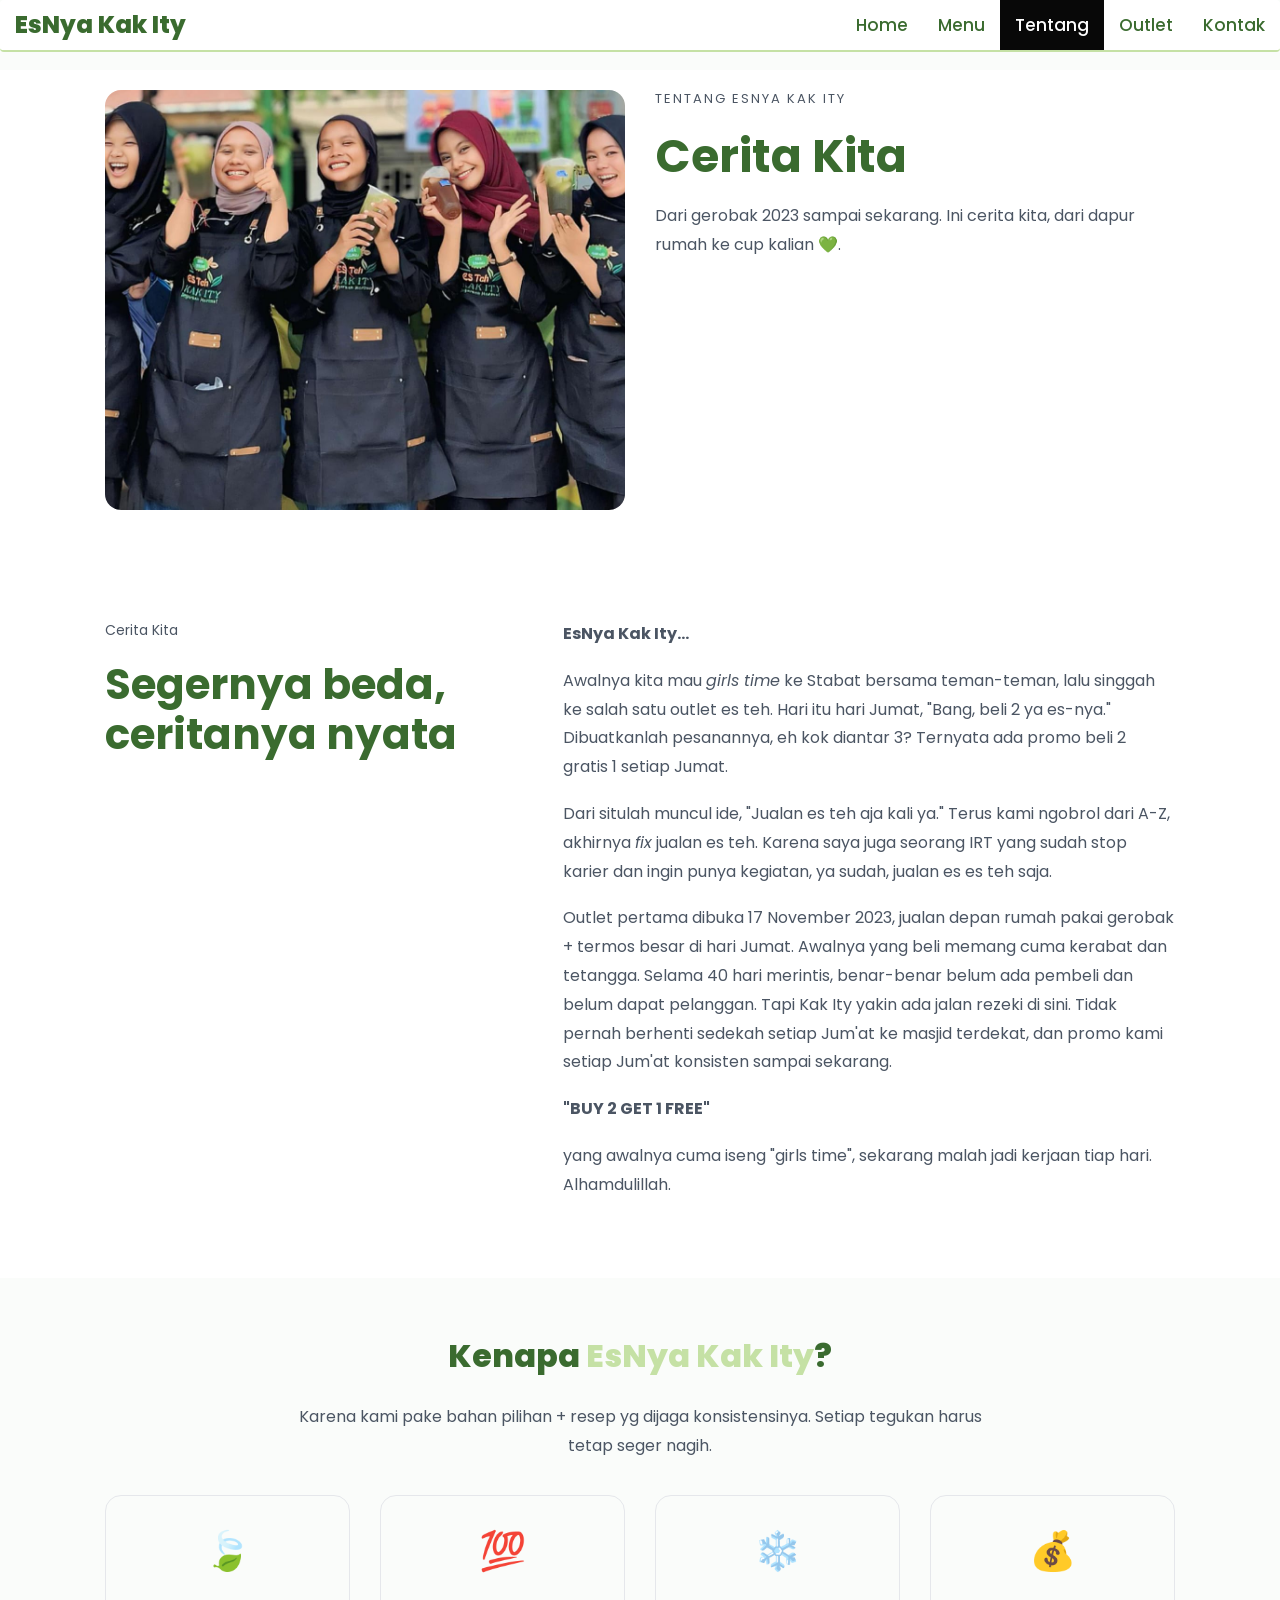
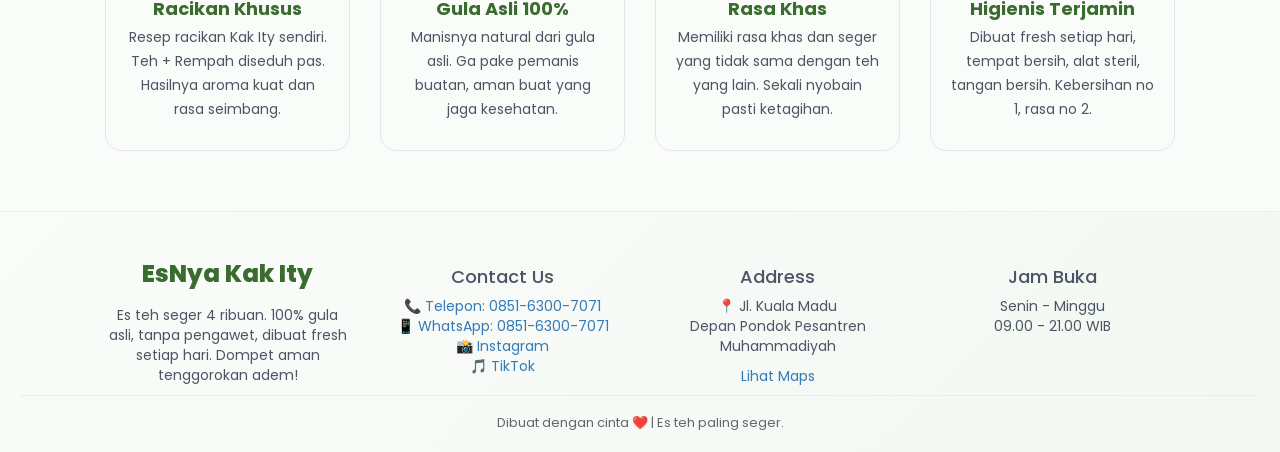
<file: tentang.html>
<!DOCTYPE html>
<html lang="id">
<head>
<meta charset="utf-8">
<meta name="viewport" content="width=device-width, initial-scale=1">
<title>Tentang - EsNya Kak Ity</title>
<link href="bootstrap/css/bootstrap.min.css" rel="stylesheet">

<link href="style.css" rel="stylesheet">

<link href="https://fonts.googleapis.com/css2?family=Poppins:wght@400;500;600;700;800&display=swap" rel="stylesheet">
</head>
<body>

<nav class="navbar navbar-inverse">
	<div class="navbar-header">
			<button type="button" class="navbar-toggle collapsed" data-toggle="collapse" data-target="#bs-example-navbar-collapse-1" aria-expanded="false">
			<span class="sr-only">Toggle Nav</span>
			<span class="icon-bar"></span>
			<span class="icon-bar"></span>
			<span class="icon-bar"></span>
			</button>
			<a class="navbar-brand" href="index.html">EsNya Kak Ity</a>
	</div>
		<div class="collapse navbar-collapse" id="bs-example-navbar-collapse-1">
			<ul class="nav navbar-nav navbar-right">
			<li><a href="index.html">Home</a></li>
			<li><a href="menu.html">Menu</a></li>
			 <li class="active"><a href="tentang.html">Tentang<span class="sr-only">(current)</span></a></li>
			<li><a href="outlet.html">Outlet</a></li>
			<li><a href="kontak.html">Kontak</a></li>
			</ul>
	</div>
	</nav>	

<div class="hero-tentang">
  <div class="container">
    <div class="row">
      <div class="col-md-6 col-md-push-6">
        <div class="isi-hero">
          <div class="label-hero">Tentang EsNya Kak Ity</div>
          <h1>Cerita Kita</h1>
          <p class="teks-hero">Dari gerobak 2023 sampai sekarang. Ini cerita kita, dari dapur rumah ke cup kalian 💚.</p>
        </div>
      </div>
      <div class="col-md-6 col-md-pull-6">
        <div class="gambar-hero">
          <img src="member1.jpeg" alt="EsNya Kak Ity">
        </div>
      </div>
    </div>
  </div>
</div>

<div class="bagian-cerita">
  <div class="container">
    <div class="row">
      <div class="col-md-5">
        <div class="kiri-cerita">
          <div class="label-cerita">Cerita Kita</div>
          <h2>Segernya beda, ceritanya nyata</h2>
        </div>
      </div>
      <div class="col-md-7">
        <div class="kanan-cerita">
          <p><b>EsNya Kak Ity...</b></p>

          <p>Awalnya kita mau <i>girls time</i> ke Stabat bersama teman-teman, lalu singgah ke salah satu outlet es teh. 
          Hari itu hari Jumat, "Bang, beli 2 ya es-nya." Dibuatkanlah pesanannya, eh kok diantar 3? Ternyata ada promo 
          beli 2 gratis 1 setiap Jumat.</p>

          <p>Dari situlah muncul ide, "Jualan es teh aja kali ya." Terus kami ngobrol dari A-Z, akhirnya <i>fix</i> 
            jualan es teh. Karena saya juga seorang IRT yang sudah stop karier dan ingin punya kegiatan, ya sudah, jualan es
            es teh saja.</p>

          <p>Outlet pertama dibuka 17 November 2023, jualan depan rumah pakai gerobak + termos besar di hari Jumat. 
            Awalnya yang beli memang cuma kerabat dan tetangga. Selama 40 hari merintis, benar-benar belum 
            ada pembeli dan belum dapat pelanggan. Tapi Kak Ity yakin ada jalan rezeki di sini. Tidak pernah 
            berhenti sedekah setiap Jum'at ke masjid terdekat, dan promo kami setiap Jum'at konsisten sampai sekarang.
          </p>

          <p class="promo-b2g1">"BUY 2 GET 1 FREE"</p>

          <p>yang awalnya cuma iseng "girls time", sekarang malah jadi kerjaan tiap hari. Alhamdulillah.
          </p>
        </div>
      </div>
    </div>
  </div>
</div>

<div class="container">
  <h2 class="judul-bagus">Kenapa <span>EsNya Kak Ity</span>?</h2>
  <p class="deskripsi-bagus">Karena kami pake bahan pilihan + resep yg dijaga konsistensinya. Setiap tegukan harus tetap seger nagih.</p>
  
  <div class="row">
    <div class="col-md-3"><div class="kartu-unggulan"><div class="icon-unggulan">🍃</div><h3>Racikan Khusus</h3><p>Resep racikan Kak Ity sendiri. Teh + Rempah diseduh pas. Hasilnya aroma kuat dan rasa seimbang.</p></div></div>
    <div class="col-md-3"><div class="kartu-unggulan"><div class="icon-unggulan">💯</div><h3>Gula Asli 100%</h3><p>Manisnya natural dari gula asli. Ga pake pemanis buatan, aman buat yang jaga kesehatan.</p></div></div>
    <div class="col-md-3"><div class="kartu-unggulan"><div class="icon-unggulan">❄️</div><h3>Rasa Khas</h3><p>Memiliki rasa khas dan seger yang tidak sama dengan teh yang lain. Sekali nyobain pasti ketagihan.</p></div></div>
    <div class="col-md-3"><div class="kartu-unggulan"><div class="icon-unggulan">💰</div><h3>Higienis Terjamin</h3><p>Dibuat fresh setiap hari, tempat bersih, alat steril, tangan bersih. Kebersihan no 1, rasa no 2.</p></div></div>
  </div>
</div>

<footer class="bawah-footer">
  <div class="container footer-grid">
    <div class="row">
      <div class="col-md-3">
        <div class="logo-bawah">EsNya Kak Ity</div>
        <p>Es teh seger 4 ribuan. 100% gula asli, tanpa pengawet, dibuat fresh setiap hari. Dompet aman tenggorokan adem!</p>
      </div>
      
      <div class="col-md-3">
        <h4>Contact Us</h4>
        <a href="tel:085163007071">📞 Telepon: 0851-6300-7071</a><br>
        <a href="https://wa.me/6285163007071" target="_blank">📱 WhatsApp: 0851-6300-7071</a><br>
        <a href="https://www.instagram.com/eskakity?igsh=MXZuYjR2Mjc2Nms4" target="_blank">📸 Instagram</a><br>
        <a href="https://www.tiktok.com/@estehjumbokakty/video/7462703537919675654?is_from_webapp=1&sender_device=pc&web_id=7628201488740812304" target="_blank">🎵 TikTok</a>
      </div>
      
      <div class="col-md-3">
        <h4>Address</h4>
        <p>📍 Jl. Kuala Madu<br>Depan Pondok Pesantren<br>Muhammadiyah</p>
        <a href="https://maps.app.goo.gl/UXwX31VPiWoHEswo9" target="_blank">Lihat Maps</a>
      </div>
      
      <div class="col-md-3">
        <h4>Jam Buka</h4>
        <p>Senin - Minggu<br>09.00 - 21.00 WIB</p>
      </div>
    </div>
  </div>
  
  <div class="copy-bawah">
    Dibuat dengan cinta ❤️ | Es teh paling seger.
  </div>
</footer>

<script src="bootstrap/js/jQuery.js"></script>
<script src="bootstrap/js/bootstrap.min.js"></script>
</body>
</html>
</file>
<file: style.css>
body{
  padding-top: 112px; 
  background: #FAFCFA;
  font-family: 'Poppins', sans-serif;
}

.navbar-inverse{
  background-color: #ffffff;
  position: fixed;
  top: 0; left: 0; right: 0;
  z-index: 1030;
  border: none;
  border-bottom: 2px solid #C5E1A5;
}
.navbar-inverse .navbar-brand{
  color: #3A6B2F;
  font-size: 24px;
  font-weight: 800;
}
.navbar-inverse .navbar-nav > li > a{
  color: #3A6B2F;
  font-weight: 500;
  font-size: 17px;
}
.navbar-inverse .navbar-nav > li > a:hover{
  color: #000000;
}
.navbar-inverse .navbar-toggle .icon-bar{
  background-color: #005707;
}



.bar-info{
  background: linear-gradient(135deg, #E8F5E9 0%, #D4EBD6 100%);
  color: #2D5016;
  padding: 10px 0;
  font-size: 13px;
  font-weight: 600;
  position: fixed;
  top: 50px;
  left: 0; right: 0;
  z-index: 1029;
  border-bottom: 1.5px solid #C5E1A5;
  text-align: center;
}

.hero {
  background: linear-gradient(135deg, #FAFCFA 0%, #F3F8F3 100%);
  min-height: 480px;
  display: flex;
  align-items: center;
}



.hero img {
  max-width: 330px;
}
.hero h1 {
  font-size: 70px;
  font-weight: 800;
  color: #3A6B2F;
  margin: 0 0 20px;
}
.hero p {
  font-size: 20px;
  color: #4B5563;
  margin-bottom: 32px;
  max-width: 480px;
}
.btn-primary {
  background: #3A6B2F;
  color: white;
  padding: 14px 36px;
  font-weight: 600;
  font-size: 14px;
}



.cerita-kita {
  padding: 70px 0;
  background: white;
}
.cerita-kita h2 {
  font-size: 40px;
  font-weight: 800;
  color: #3A6B2F;
  margin: 0 0 40px;
  text-align: center;
}
.cerita-kita p {
  font-size: 16px;
  color: #4B5563;
  line-height: 1.8;
}
.cerita-kita .kecil {
  font-size: 14px;
  font-style: italic;
  color: #648534;
}
.kotak-sedekah {
  background: linear-gradient(135deg, #E8F5E9 0%, #D4EBD6 100%);
  color: #2D5016;
  padding: 28px 25px;
  border-radius: 18px;
  text-align: center;
  margin: 30px 0;
  border: 1.5px solid #C5E1A5;
}
.kotak-sedekah span {
  font-size: 22px;
  font-weight: 800;
  display: block;
  margin-bottom: 8px;
  letter-spacing: 0.8px;
  color: #2D5016;
}
.btn-outline {
  margin-top: 12px;
  border: 2px solid #3A6B2F;  
  color: #3A6B2F;
  font-size: 14px;
  font-weight: 700; 
  background: white;
}
.story-img img {
  max-width: 400px;
  border-radius: 20px;
}



.promo-minggu {
  padding: 80px 0;
  background: #F8FAF8;
}
.promo-minggu h2 {
  font-size: 38px;
  font-weight: 800;
  color: #1F3D1F;
  margin: 0 0 50px;
  text-align: center;
}
.row-promo {
  display: flex;
  flex-wrap: wrap;
}
.kartu-promo {
  background: linear-gradient(135deg, #FFF7ED 0%, #FFFBEB 100%);
  padding: 35px 30px;
  box-shadow: 0 2px 15px rgba(0,0,0,0.05);
  height: 100%;
}
.kartu-promo.senin {
  background: linear-gradient(135deg, #FEFBE8 0%, #F0FDF4 100%);
}
.hari-promo {
  background: #E8F5E9;
  color: #2D5016;
  font-size: 12px;
  font-weight: 800;
  padding: 8px 16px;
  border-radius: 20px;
  display: inline-flex;
  align-items: center;
  margin-bottom: 20px;
}
.hari-promo.jumat {
  background: linear-gradient(135deg, #FFF3CD 0%, #FFE69C 100%);
  color: #8B5A00;
}
.isi-promo {
  display: flex;
  align-items: center;
  justify-content: space-between;
  gap: 20px;
}
.teks-promo h3 {
  font-size: 28px;
  font-weight: 800;
  color: #1F3D1F;
  margin: 0 0 8px;
  letter-spacing: 0.5px;
}
.teks-promo p {
  font-size: 15px;
  color: #4B5563;
  line-height: 1.7;
  margin-bottom: 6px;
}
.teks-promo .highlight {
  font-size: 22px;
  font-weight: 800;
  color: #EA580C;
  display: block;
  margin: 6px 0 12px;
}
.buy2get1-box {
  background: linear-gradient(135deg, #F0FDF4 0%, #DCFCE7 100%);
  border: 2px dashed #15803D;
  color: #1F3D1F;
  font-size: 20px;
  font-weight: 800;
  text-align: center;
  padding: 16px 10px;
  border-radius: 14px;
  margin: 14px 0;
  letter-spacing: 0.5px;
}
.buy2get1-box span {
  font-size: 24px;
  color: #15803D;
}
.gambar-promo img {
  width: 130px;
  height: 130px;
}
.gambar-promo.jumat img {
  width: 65px;
  height: 85px;
}
.catatan-promo {
  font-size: 13px;
  color: #6B7280;
  font-style: italic;
  margin-top: 10px;
}



.kata-pelanggan {
  padding: 70px 0;
  background: white;
}
.kata-pelanggan h2 {
  font-size: 40px;
  font-weight: 800;
  color: #3A6B2F;
  margin: 0 0 40px;
  text-align: center;
}
.ss-pelanggan {
  border-radius: 16px;
  padding: 6px;
  margin-bottom: 15px;
  text-align: center;
}
.ss-pelanggan img {
  width: 80%;
  border-radius: 12px;
  display: inline-block;
}



.bawah-footer{
  background: linear-gradient(135deg, #FAFCFA 0%, #F3F8F3 100%);
  color: #4B5563;
  padding: 45px 20px 20px;
  margin-top: 40px;
  border-top: 1px solid #E8F0E8;
  width: 100%;
  text-align: center;
}
.logo-bawah{
  font-size: 24px;
  font-weight: 800;
  margin-bottom: 14px;
  color: #3A6B2F;
}
.copy-bawah{
  border-top: 1px solid #E8F0E8;
  padding-top: 18px;
  text-align: center;
  font-size: 13px;
  color: #656667;
}



@media (min-width: 768px) and (max-width: 1024px){
  body{padding-top: 70px} 
  .bar-info{top: 50px; font-size: 12px; padding: 10px 0}
  .hero{
    min-height: auto;
    padding: 60px 0;
  }
  .hero .row{
    display: flex;
    align-items: center;
    flex-direction: row-reverse;
    gap: 30px;
  }
  .hero .col-md-5, 
  .hero .col-md-7{
    width: 50%;
    float: none;
    padding: 0 15px;
  }
  .hero .col-sm-push-7,
  .hero .col-sm-pull-5{
    left: 0;
    right: 0;
  }
  .hero h1{
    font-size: 36px;
    text-align: left;
    margin-bottom: 15px;
  }
  .hero p{
    font-size: 15px;
    text-align: left;
    max-width: 100%;
    margin-bottom: 25px;
  }
  .hero img{
    max-width: 220px; 
    margin: 0 auto;
    display: block;
  }
  .cerita-kita{padding: 60px 30px}
  .cerita-kita .row{display: flex !important; gap: 30px;}
  .cerita-kita h2{text-align: left; font-size: 32px;}
  .story-img img{max-width: 100%}
  .promo-minggu{padding: 60px 30px}
  .row-promo{display: flex !important;}
  .kartu-promo{flex: 1 1 calc(50% - 10px) !important;}
  .isi-promo{flex-direction: row; text-align: left}
  .kata-pelanggan{padding: 60px 30px}
}



@media (max-width: 767px){
  body{padding-top: 124px} 
  .bar-info{top: 50px; font-size: 12px; padding: 10px 0}
  .hero{
    min-height: auto;
    padding: 80px 18px 70px;
    text-align: center;
  }
  .hero .row{display: block !important;}
  .hero h1{font-size: 32px; margin-bottom: 18px; line-height: 1.2;}
  .hero p{font-size: 15px; margin: 0 auto 32px; max-width: 100%;}
  .hero img{max-width: 200px; margin: 0 auto 20px; display: block;}
  .cerita-kita{padding: 50px 18px}
  .cerita-kita h2{font-size: 28px; margin-bottom: 30px}
  .story-img{margin-bottom: 25px}
  .story-img img{max-width: 100%}
  .promo-minggu{padding: 50px 18px}
  .promo-minggu h2{font-size: 26px; margin-bottom: 30px}
  .row-promo{display: block}
  .kartu-promo{margin-bottom: 20px; padding: 24px; flex: 1 1 100%;}
  .isi-promo{flex-direction: column; text-align: center}
  .gambar-promo, .gambar-promo.jumat{margin-top: 15px; justify-content: center}
  .gambar-promo img{width: 110px; height: 110px}
  .gambar-promo.jumat img{width: 55px; height: 75px}
  .kata-pelanggan{padding: 50px 18px}
  .kata-pelanggan h2{font-size: 28px; margin-bottom: 30px}
}



.banner-menu{
  position: relative;
  height: 200px;
  display: flex;
  align-items: center;
  justify-content: center;
  margin-bottom: 25px;
  border-radius: 18px;
  overflow: hidden;
  margin-top: -20px;
  box-shadow: 0 8px 20px rgba(58,107,47,0.12);
}
.bg-banner{
  position: absolute;
  top: 0; left: 0;
  width: 100%; height: 100%;
  opacity: 0.25;
}
.bg-banner img{
  width: 100%; height: 100%;
  object-fit: cover;
  object-position: center 35%;
  filter: brightness(1.1) saturate(1.2);
}
.judul-menu{
  font-size: 52px;
  font-weight: 800;
  color: #051800;
  letter-spacing: 5px;
  text-shadow: -2px -2px 0 #fff, 2px -2px 0 #fff, -2px 2px 0 #fff, 2px 2px 0 #fff;
}
.layanan-badge{
  display: flex;
  align-items: center;
  justify-content: center;
  gap: 10px;
  padding: 12px 25px;
  border: 1.5px dashed #ddd;
  border-radius: 50px;
  max-width: 500px;
  margin: 0 auto 35px;
  font-size: 13px;
  background: white;
  flex-wrap: wrap;
}
.label-layanan{
  color: #4B5563;
  font-weight: 500;
  letter-spacing: 1px;
}
.container{max-width: 1100px}
.sidebar-text{
  font-size: 18px;
  font-weight: 800;
  color: #3A6B2F;
  text-align: center;
  padding: 25px 15px;
  background: linear-gradient(135deg, #F3F8F3 0%, #E8F5E8 100%);
  border-radius: 16px;
  border: 2px dashed #C5E1A5;
  box-shadow: 0 4px 12px rgba(58,107,47,0.08);
  line-height: 1.6;
  letter-spacing: 0.5px;
}
.item-menu{
  background: white;
  border-radius: 18px;
  padding: 20px;
  margin-bottom: 18px;
  border: none;
  box-shadow: 0 4px 15px rgba(58,107,47,0.07);
  overflow: hidden;
}
.item-menu:last-child{margin-bottom: 0}
.item-menu .row{
  margin: 0;
  display: flex;
  align-items: flex-start;
  gap: 20px;
}
.gambar-menu{
  width: 120px; 
  height: 160px; 
  background: white;
  border-radius: 14px;
  display: flex;
  align-items: center;
  justify-content: center;
  padding: 8px;
  box-shadow: 0 4px 12px rgba(58,107,47,0.08);
  margin: 0 auto;
}
.gambar-menu img{
  width: 100%;
  height: 100%;
  object-fit: contain;
}
.info-menu{flex: 1}
.info-menu h3{
  font-size: 19px;
  font-weight: 700;
  color: #3A6B2F;
  margin: 0 0 8px 0;
}
.deskripsi-menu{
  font-size: 14px;
  color: #232b35;
  line-height: 1.7;
  margin: 0 0 6px 0;
}
.komposisi-menu{
  font-size: 12px;
  color: #648534;
  font-weight: 500;
  margin: 0 0 8px 0;
}
.varian-menu{display: flex; gap: 8px; flex-wrap: wrap}
.ukuran{
  padding: 7px 12px;
  border-radius: 18px;
  font-size: 11px;
  font-weight: 500;
  border: 1.5px solid #C5E1A5;
  color: #3A6B2F;
  background: white;
}
.ukuran.mini{background: #4d5e39; color: white}
.ukuran.jumbo{background: #FF6B35; border-color: #FF6B35; color: white}



@media (max-width: 1024px){
  body{padding-top: 60px}
  .banner-menu{height: 180px; position: relative;}
  .judul-menu{font-size: 36px; letter-spacing: 3px}
  .layanan-badge{font-size: 11px; padding: 10px 18px; gap: 6px; margin-bottom: 28px}
  .item-menu{padding: 15px; border-radius: 15px}
  .item-menu .row{
    flex-direction: row;
    align-items: flex-start;
    gap: 12px;
    text-align: left;
  }
  .item-menu .col-md-3.col-xs-4{
    width: 90px;
    flex-shrink: 0;
  }
  .item-menu .col-md-9.col-xs-8{flex: 1}
  .gambar-menu{
    width: 90px; 
    height: 120px; 
    margin: 0;
    box-shadow: 0 2px 8px rgba(0,0,0,0.06);
  }
  .info-menu h3{font-size: 17px; margin-bottom: 6px}
  .deskripsi-menu{font-size: 13px; line-height: 1.6}
  .komposisi-menu{font-size: 12px}
  .varian-menu{
    display: flex;
    gap: 8px;
    flex-wrap: nowrap;
  }
  .ukuran{
    padding: 7px 10px; 
    border: none;
    font-size: 10px; 
    font-weight: 500;
  }
}



.hero-tentang{
  padding: 20px 20px 60px; 
  background: white;
  margin-top: -42px; 
}
.label-hero{
  font-size: 13px;
  color: #4B5563;
  letter-spacing: 2px;
  text-transform: uppercase;
  margin-bottom: 15px;
}
.isi-hero h1{
  font-size: 46px;
  font-weight: 700;
  color: #3A6B2F;
  margin-bottom: 18px;
  line-height: 1.2;
}
.teks-hero{
  font-size: 16px;
  color: #4B5563;
  line-height: 1.8;
}
.gambar-hero img{
  width: 100%;
  height: 420px;
  object-fit: cover;
  border-radius: 16px;
}
.bagian-cerita{
  padding: 50px 20px 60px;
  background: white;
}
.label-cerita{
  font-size: 14px;
  color: #4B5563;
  margin-bottom: 12px;
}
.kiri-cerita h2{
  font-size: 42px;
  font-weight: 700;
  color: #3A6B2F;
  line-height: 1.2;
}
.kanan-cerita p{
  font-size: 16px;
  color: #4B5563;
  line-height: 1.8;
  margin-bottom: 18px;
}
.promo-b2g1{
  color: #2d6a2d;
  font-weight: 700;
  font-size: 20px;
}
.judul-bagus{
  text-align: center;
  font-size: 32px;
  font-weight: 700;
  color: #3A6B2F;
  margin-bottom: 12px;
  padding-top: 40px;
}
.judul-bagus span{
  color: #C5E1A5;
}
.deskripsi-bagus{
  text-align: center;
  font-size: 16px;
  color: #4B5563;
  max-width: 700px;
  margin: 0 auto 35px;
  line-height: 1.8;
}
.kartu-unggulan{
  background: #FAFCFA;
  padding: 28px 20px;
  border-radius: 16px;
  text-align: center;
  border: 1px solid #E5E7EB;
  margin-bottom: 20px;
  transition: 0.3s;
}
.icon-unggulan{
  font-size: 38px;
  margin-bottom: 12px;
}
.kartu-unggulan h3{
  font-size: 18px;
  font-weight: 700;
  color: #3A6B2F;
  margin-bottom: 8px;
}
.kartu-unggulan p{
  font-size: 14px;
  color: #4B5563;
  line-height: 1.7;
  margin: 0;
}



@media (max-width: 1024px){
  body{padding-top: 60px}
  .hero-tentang{padding: 40px 18px 45px; margin-top: -0px} 
  .isi-hero h1{font-size: 32px; margin-bottom: 14px}
  .teks-hero{font-size: 15px}
  .gambar-hero img{height: 240px}
  .bagian-cerita{padding: 35px 18px 45px}
  .kiri-cerita h2{font-size: 28px; margin-bottom: 15px}
  .kanan-cerita p{font-size: 15px; margin-bottom: 15px}
  .judul-seksi{font-size: 26px; padding-top: 35px; margin-bottom: 10px}
  .deskripsi-seksi{font-size: 15px; margin-bottom: 25px}
  .kartu-unggulan{padding: 22px 18px; margin-bottom: 15px}
  .icon-unggulan{font-size: 32px}
  .col-md-3{margin-bottom: 15px}
  .logo-bawah{font-size: 22px}}



  .banner-outlet{
  background: linear-gradient(135deg, #FAFCFA 0%, #F3F8F3 100%);
  padding: 45px 20px 30px; 
  text-align: center;
  width: 100%;
  border-bottom: 1px solid #F1F5F1;
  margin-top: -42px; 
}
.banner-outlet h1{
  font-size: 42px; 
  font-weight: 800;
  color: #3A6B2F;
  margin-bottom: 10px; 
}
.banner-outlet p{
  font-size: 16px;
  color: #4B5563;
}
.daftar-outlet{
  padding: 45px 20px 70px;
  max-width: 1100px;
  margin: 0 auto;
}
.kartu-outlet{
  background: white;
  border-radius: 18px; 
  padding: 30px; 
  margin-bottom: 35px; 
  box-shadow: 0 6px 20px rgba(58,107,47,0.06);
  border: 1px solid #E5E7EB;
}
.kepala-outlet{
  margin-bottom: 22px;
}
.nomor-outlet{
  background: #C5E1A5;
  color: white;
  width: 42px; 
  height: 42px;
  border-radius: 50%;
  display: inline-block;
  text-align: center;
  line-height: 42px;
  font-weight: 700;
  font-size: 17px;
  margin-right: 12px;
}
.kepala-outlet h2{
  font-size: 26px; 
  font-weight: 700;
  color: #3A6B2F;
  display: inline-block;
  margin: 0;
  vertical-align: middle;
}
.gambar-outlet img{
  width: 100%;
  height: 260px; 
  object-fit: cover;
  border-radius: 14px;
  box-shadow: 0 4px 12px rgba(0,0,0,0.06);
  margin-bottom: 18px; 
}
.item-info{
  margin-bottom: 20px; 
}
.item-info h4{
  font-size: 14px;
  font-weight: 700;
  color: #4f9400;
  text-transform: uppercase;
  letter-spacing: 1px;
  margin-bottom: 6px;
}
.item-info p{
  font-size: 15px;
  color: #4B5563;
  line-height: 1.7; 
  margin: 0;
}
.kotak-maps{
  margin-top: 18px; 
  border-radius: 14px;
  overflow: hidden;
  border: 1px solid #E5E7EB;
}
.kotak-maps iframe{
  width: 100%;
  height: 230px; 
  border: none;
  display: block;
}
.badge-jam{
  display: inline-block;
  background: #3A6B2F;
  color: white;
  padding: 5px 12px;
  border-radius: 18px;
  font-size: 12px;
  font-weight: 600;
  margin-right: 6px;
  margin-top: 4px;
}



@media (max-width: 1024px){
  body{padding-top: 60px}
  .banner-outlet{
    padding: 30px 18px 20px;
    margin-top: -0px; 
  } 
  .banner-outlet h1{font-size: 26px}
  .banner-outlet p{font-size: 15px}
  .daftar-outlet{padding: 30px 18px 45px} 
  .kartu-outlet{padding: 22px 18px; margin-bottom: 22px} 
  .kepala-outlet h2{font-size: 20px}
  .gambar-outlet img{height: 200px} 
  .kotak-maps iframe{height: 180px} 
  .item-info{margin-bottom: 16px}
  .col-md-5, .col-md-7{margin-bottom: 15px}}



.banner-kontak{
  background: linear-gradient(135deg, #FAFCFA 0%, #F3F8F3 100%);
  padding: 45px 20px 30px;
  text-align: center;
  width: 100%;
  border-bottom: 1px solid #F1F5F1;
  margin-top: -42px; 
}
.banner-kontak h1{
  font-size: 42px; 
  font-weight: 800;
  color: #3A6B2F;
  margin-bottom: 10px;
}
.banner-kontak p{
  font-size: 16px;
  color: #4B5563;
}
.bagian-order{
  padding: 45px 20px 60px; 
  max-width: 1100px;
  margin: 0 auto;
}
.judul-bagus{
  font-size: 32px; 
  font-weight: 800;
  color: #3A6B2F;
  text-align: center;
  margin-bottom: 30px; 
}
.kartu-order{
  background: white;
  border-radius: 18px; 
  padding: 30px 25px; 
  text-align: center;
  border: 1px solid #E5E7EB;
  margin-bottom: 22px; 
  transition: 0.3s;
  min-height: 250px; 
  display: flex;
  flex-direction: column;
}
.icon-order{font-size: 48px; margin-bottom: 14px} 
.kartu-order h3{
  font-size: 20px; 
  font-weight: 700;
  color: #3A6B2F;
  margin-bottom: 10px;
}
.kartu-order p{
  font-size: 15px;
  color: #4B5563;
  margin-bottom: 18px; 
  line-height: 1.7;
  flex-grow: 1;
}
.tombol-order{
  display: inline-block;
  color: white;
  padding: 12px 32px;
  border-radius: 12px;
  font-weight: 700;
  font-size: 15px;
  text-decoration: none;
  box-shadow: 0 4px 10px rgba(0,0,0,0.08);
  background: #00AA13;
  margin-top: auto;
}
.kotak-info{
  background: white;
  border-radius: 18px; 
  padding: 30px 28px; 
  margin-bottom: 35px; 
  border: 1px solid #E5E7EB;
}
.kotak-info h3{
  font-size: 22px; 
  font-weight: 700;
  color: #3A6B2F;
  margin-bottom: 22px; 
  text-align: center;
}
.item-info{text-align: center; margin-bottom: 18px} 
.item-info h4{
  font-size: 15px;
  font-weight: 700;
  color: #3A6B2F;
  margin-bottom: 6px;
}
.item-info p{
  font-size: 14px; 
  color: #4B5563;
  margin: 0
}



@media (max-width: 1024px){
  body{padding-top: 60px}
  .banner-kontak{
    padding: 30px 18px 20px;
    margin-top: -0px; 
  }
  .banner-kontak h1{font-size: 28px}
  .banner-kontak p{font-size: 15px}
  .bagian-order{padding: 30px 18px 45px}
  .judul-seksi{font-size: 24px; margin-bottom: 22px}
  .kartu-order{padding: 24px 18px; margin-bottom: 16px; min-height: auto}
  .icon-order{font-size: 38px}
  .kartu-order h3{font-size: 19px}
  .kotak-info{padding: 24px 18px; margin-bottom: 25px}
  .col-md-4, .col-md-6{margin-bottom: 15px}}
</file>
